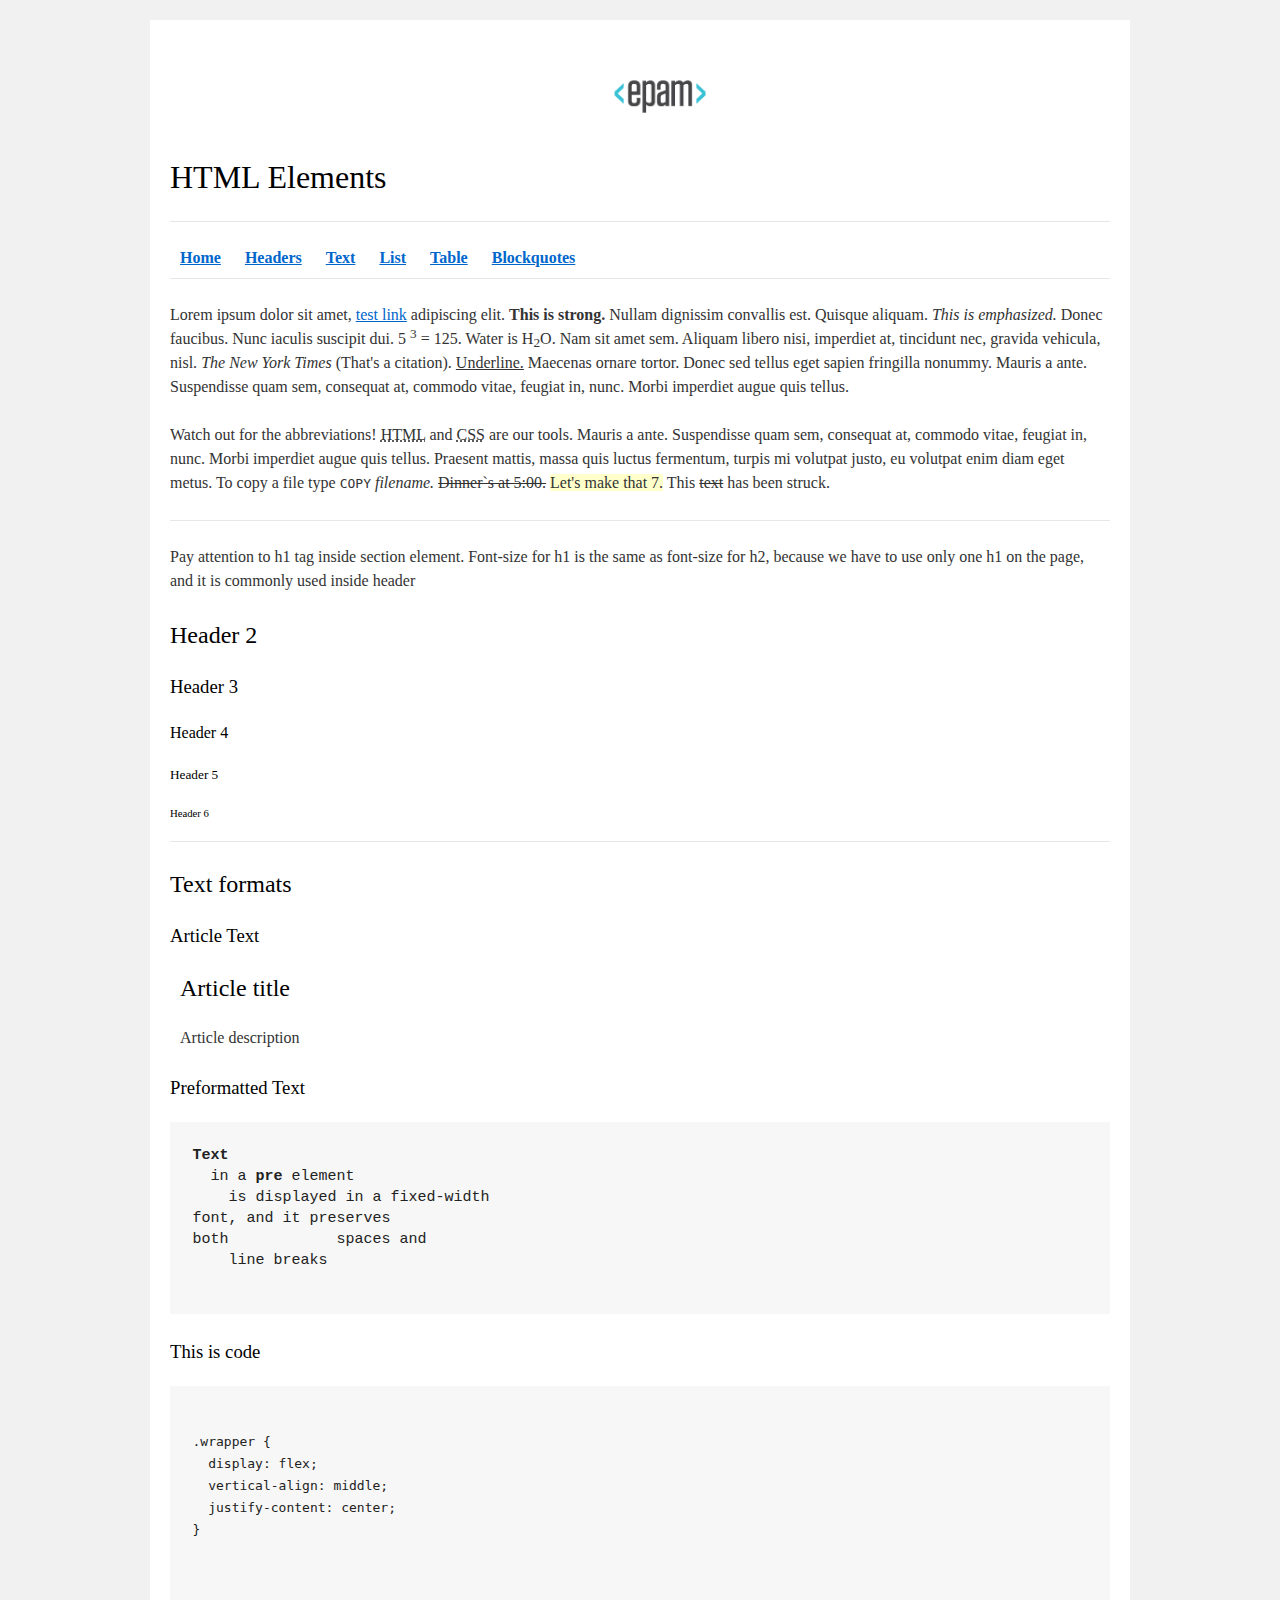
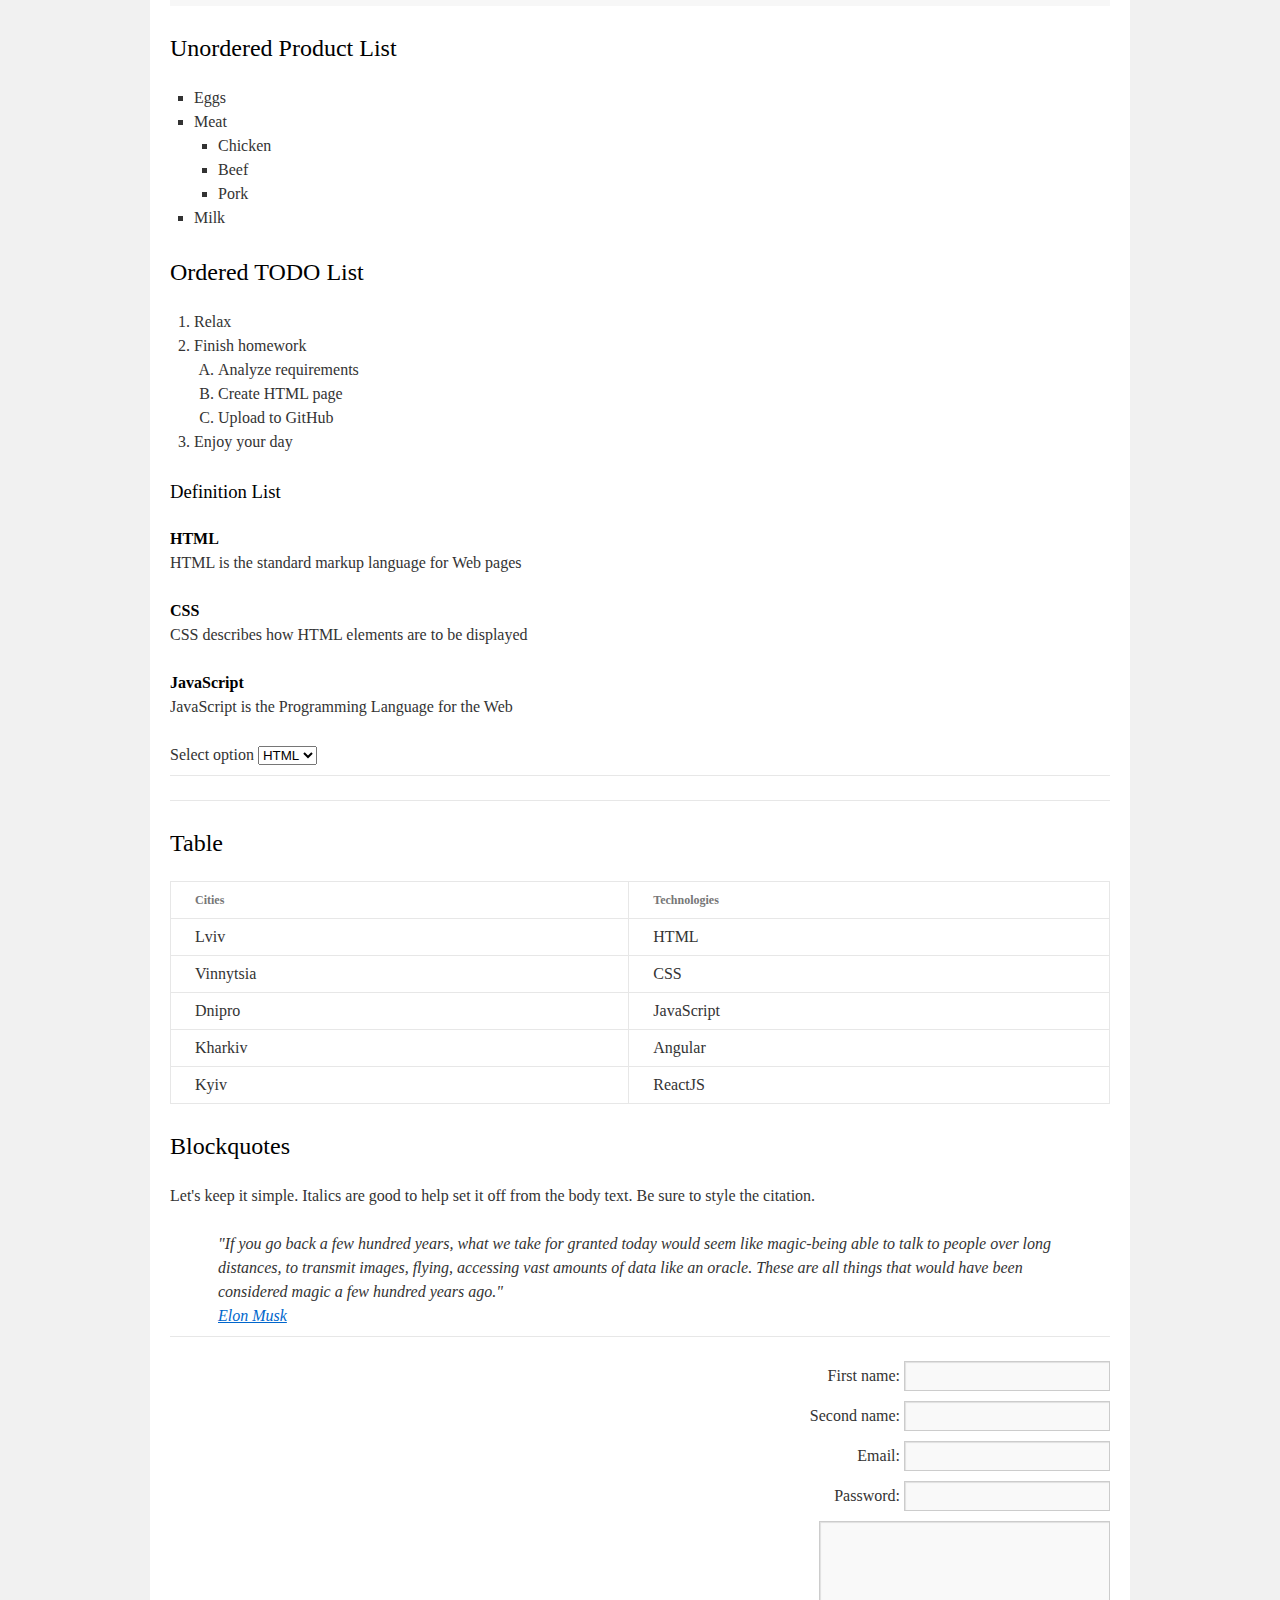
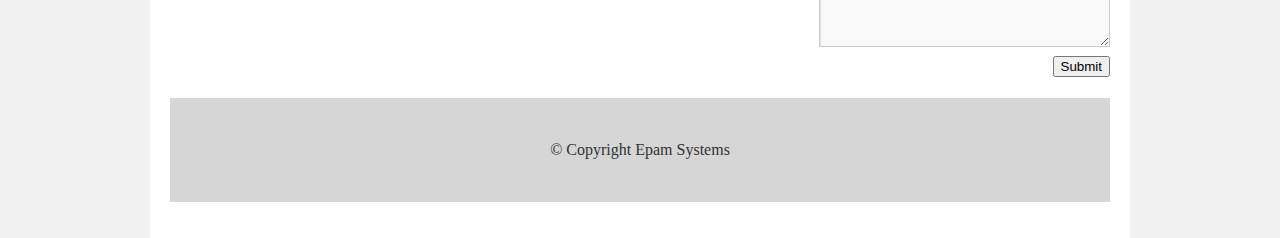
<file: FL11_HW1/homework/index.html>
<!DOCTYPE html>
<html lang="en">
  <head>
    <meta charset="utf-8">
    <title>HTML Basics</title>
    <link rel="stylesheet" href="style.css">
  </head>
  <body>
    <div id="wrapper">
      <div id="main">
        <div id="container">
          <div id="content" role="main">
            <header>
              <img src="logo.png" alt="LogoEpam">
              <h1>HTML Elements</h1>
              <hr>
              <nav>
                <a href="#"><b>Home</b></a>
                <a href="#headers"><b>Headers</b></a>
                <a href="#textFormats"><b>Text</b></a>
                <a href="#lists"><b>List</b></a>
                <a href="#table"><b>Table</b></a>
                <a href="#blockquote"><b>Blockquotes</b></a>
              </nav>
              <hr>
            </header>
            <section>
              <p>
                Lorem ipsum dolor sit amet, <a href="#">test link</a> adipiscing elit.
                <strong> This is strong.</strong> Nullam dignissim convallis est. Quisque aliquam.
                <em> This is emphasized.</em> Donec faucibus. Nunc iaculis suscipit dui. 5 <sup>3</sup> = 125.
                Water is H<sub>2</sub>O. Nam sit amet sem. Aliquam libero nisi, imperdiet at, tincidunt nec, gravida vehicula, nisl.
                <cite> The New York Times</cite> (That's a citation). <u>Underline.</u> 
                Maecenas ornare tortor. Donec sed tellus eget sapien fringilla nonummy. Mauris a ante. Suspendisse quam sem,
                consequat at, commodo vitae, feugiat in, nunc. Morbi imperdiet augue quis tellus.
              </p>
              <p>
                Watch out for the abbreviations! <abbr title="Hyper Text Markup Language">HTML</abbr> and 
                <abbr title="Cascading Style Sheets">CSS</abbr>
                are our tools. Mauris a ante. Suspendisse quam sem, consequat at, commodo vitae, feugiat in, nunc. Morbi
                imperdiet augue quis tellus. Praesent mattis, massa quis luctus fermentum, turpis mi volutpat justo, eu
                volutpat enim diam eget metus. To copy a file type <code>COPY</code> <i>filename.</i> <del>Dinner`s at 5:00.</del> <ins>Let's make that 7.</ins>
                This <s>text</s> has been struck.
              </p>
              <hr>
              <p>
                Pay attention to h1 tag inside section element. Font-size for h1 is the same as font-size for h2,
                because we have to use only one h1 on the page, and it is commonly used inside header
              </p>
            </section>
            <section>
              <h2 id="headers">Header 2</h2>
              <h3>Header 3</h3>
              <h4>Header 4</h4>
              <h5>Header 5</h5>
              <h6>Header 6</h6>
              <hr>
            </section>
            <section>
              <h2 id="textFormats">Text formats</h2>
              <h3>Article Text</h3>
              <article>
                <h2>Article title</h2>
                <p>Article description</p>
              </article>
              <h3>Preformatted Text</h3>
              <pre>
<strong>Text</strong>
  in a <strong>pre</strong> element
    is displayed in a fixed-width
font, and it preserves
both            spaces and
    line breaks
              </pre>
              <h3>This is code</h3>
              <pre>
                <code>
.wrapper {
  display: flex;
  vertical-align: middle;
  justify-content: center;
}
                </code>
              </pre>
            </section>
            <section>
              <h2 id="lists">Unordered Product List</h2>
              <ul>
                <li>Eggs</li>
                <li>Meat
                  <ul>
                    <li>Chicken</li>
                    <li>Beef</li>
                    <li>Pork</li>
                  </ul>
                </li>
                <li>Milk</li>
              </ul>
              <h2>Ordered TODO List</h2>
              <ol>
                <li>Relax</li>
                <li>Finish homework
                  <ol>
                    <li>Analyze requirements</li>
                    <li>Create HTML page</li>
                    <li>Upload to GitHub</li>
                  </ol>
                </li>
                <li>Enjoy your day</li>
              </ol>
              <h3>Definition List</h3>
              <dl>
                <dt>HTML</dt>
                  <dd>HTML is the standard markup language for Web pages</dd>
                <dt>CSS</dt>
                  <dd>CSS describes how HTML elements are to be displayed</dd>
                <dt>JavaScript</dt>
                  <dd>JavaScript is the Programming Language for the Web</dd>
              </dl>
              <span>Select option</span>
              <select>
                <option value="HTML">HTML</option>
                <option value="CSS">CSS</option>
                <option value="JS">JS</option>
              </select>
            </section>
            <hr>
            <hr>
            <section>
              <h2 id="table">Table</h2>
              <table>
                <thead>
                  <tr>
                    <th>Cities</th>
                    <th>Technologies</th>
                  </tr>
                </thead>
                <tbody>
                  <tr>
                    <td>Lviv</td>
                    <td>HTML</td>
                  </tr>
                  <tr>
                    <td>Vinnytsia</td>
                    <td>CSS</td>
                  </tr>
                  <tr>
                    <td>Dnipro</td>
                    <td>JavaScript</td>
                  </tr>
                  <tr>
                    <td>Kharkiv</td>
                    <td>Angular</td>
                  </tr>
                  <tr>
                    <td>Kyiv</td>
                    <td>ReactJS</td>
                  </tr>
                </tbody>
              </table>
              <h2 id="blockquote">Blockquotes</h2>
              <p>Let's keep it simple. Italics are good to help set it off from the body text. Be sure to style the citation.</p>
              <blockquote cite="https://www.brainyquote.com/quotes/elon_musk_567302">
                <q>
                  "If you go back a few hundred years, what we take for granted today would seem like magic-being able
                  to talk to people over long distances, to transmit images, flying, accessing vast amounts of data
                  like an oracle. These are all things that would have been considered magic a few hundred years ago."
                </q>
                <div>
                  <a href="#">Elon Musk</a>
                </div>
              </blockquote>
            </section>
            <hr>
            <form>
              <div>
                <label for="firstName">First name:
                  <input type="text" id="firstName">
                </label>
              </div>
              <div>
                <label for="secondName">Second name:
                  <input type="text" id="secondName">
                </label>
              </div>
              <div>
                <label for="email">Email:
                  <input type="email" id="email">
                </label>
              </div>
              <div>
                <label for="password">Password:
                  <input type="password" id="password">
                </label>
              </div>
              <div>
                <textarea name="textarea" id="textarea" cols="30" rows="5"></textarea>
              </div>
              <button>Submit</button>
            </form>
            <footer>
              <span>&#169; Copyright Epam Systems</span>
            </footer>          
          </div>
        </div>
      </div>
    </div>
  </body>
</html>
</file>
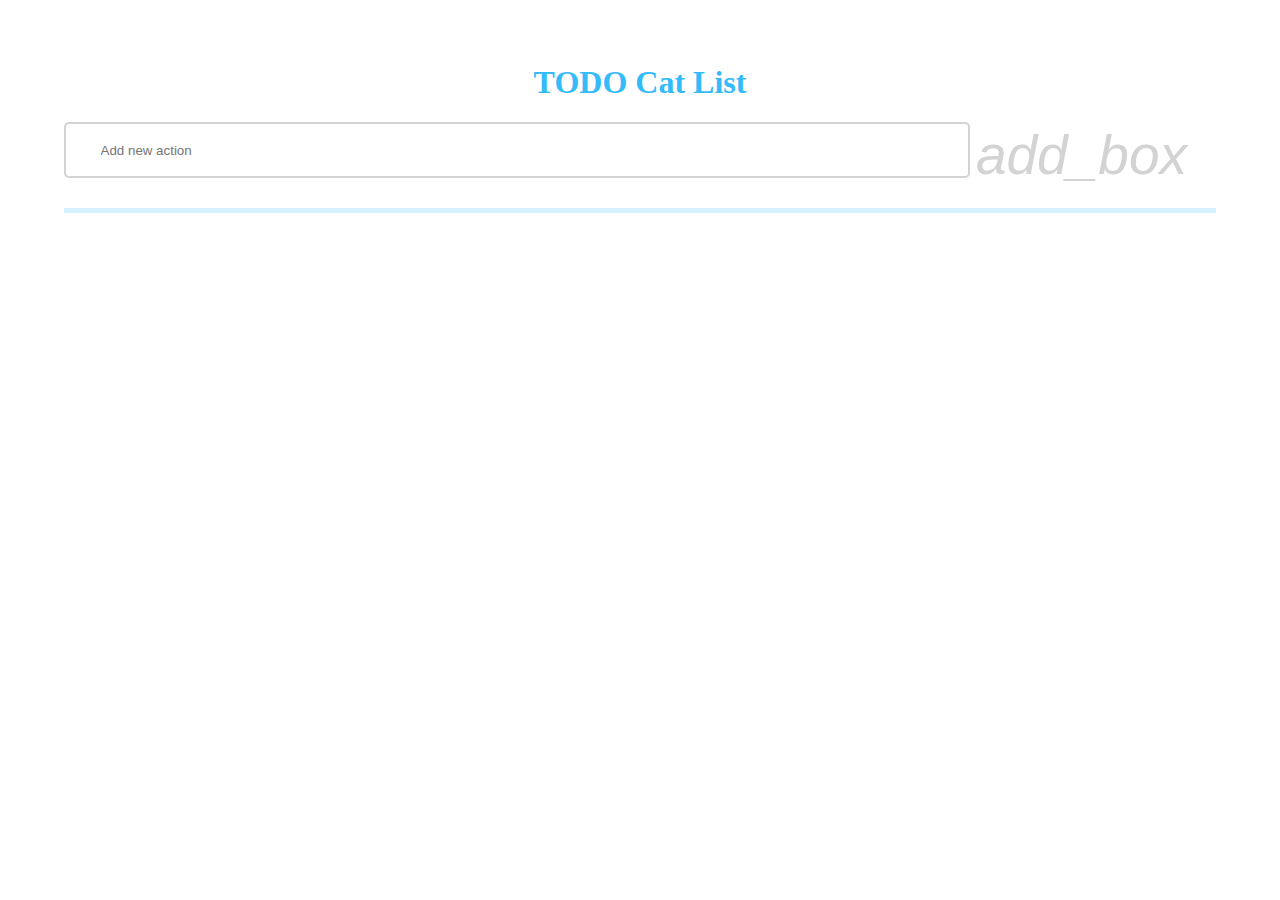
<file: FL11_HW11/homework/index.html>
<!DOCTYPE html>
<html lang="en">
<head>
  <meta charset="UTF-8">
  <title>Homework 11 - TODO Cat List</title>
  <link rel="stylesheet" href="./assets/material-icons/material-icons.css">
  <link rel="stylesheet" href="./assets/styles.css">
</head>
<body>
  <div id="root">
    <header class="header">
   <h1 class="titlehead"> TODO Cat List</h1>
   <h2 class="messagebar">Maximum item per list are created</h2>
   <div class="inputflex">
     <input class="inputaction" type="text" placeholder="Add new action">
     <button class="addaction addbutton" disabled><i class="materialicons">
         add_box
       </i>
   </button>
 </header>
 <hr>
 <div class="conteinertasks"></div>

 </div>
  </div>

  <script src="./src/app.js"></script>
</body>
</html>
</file>
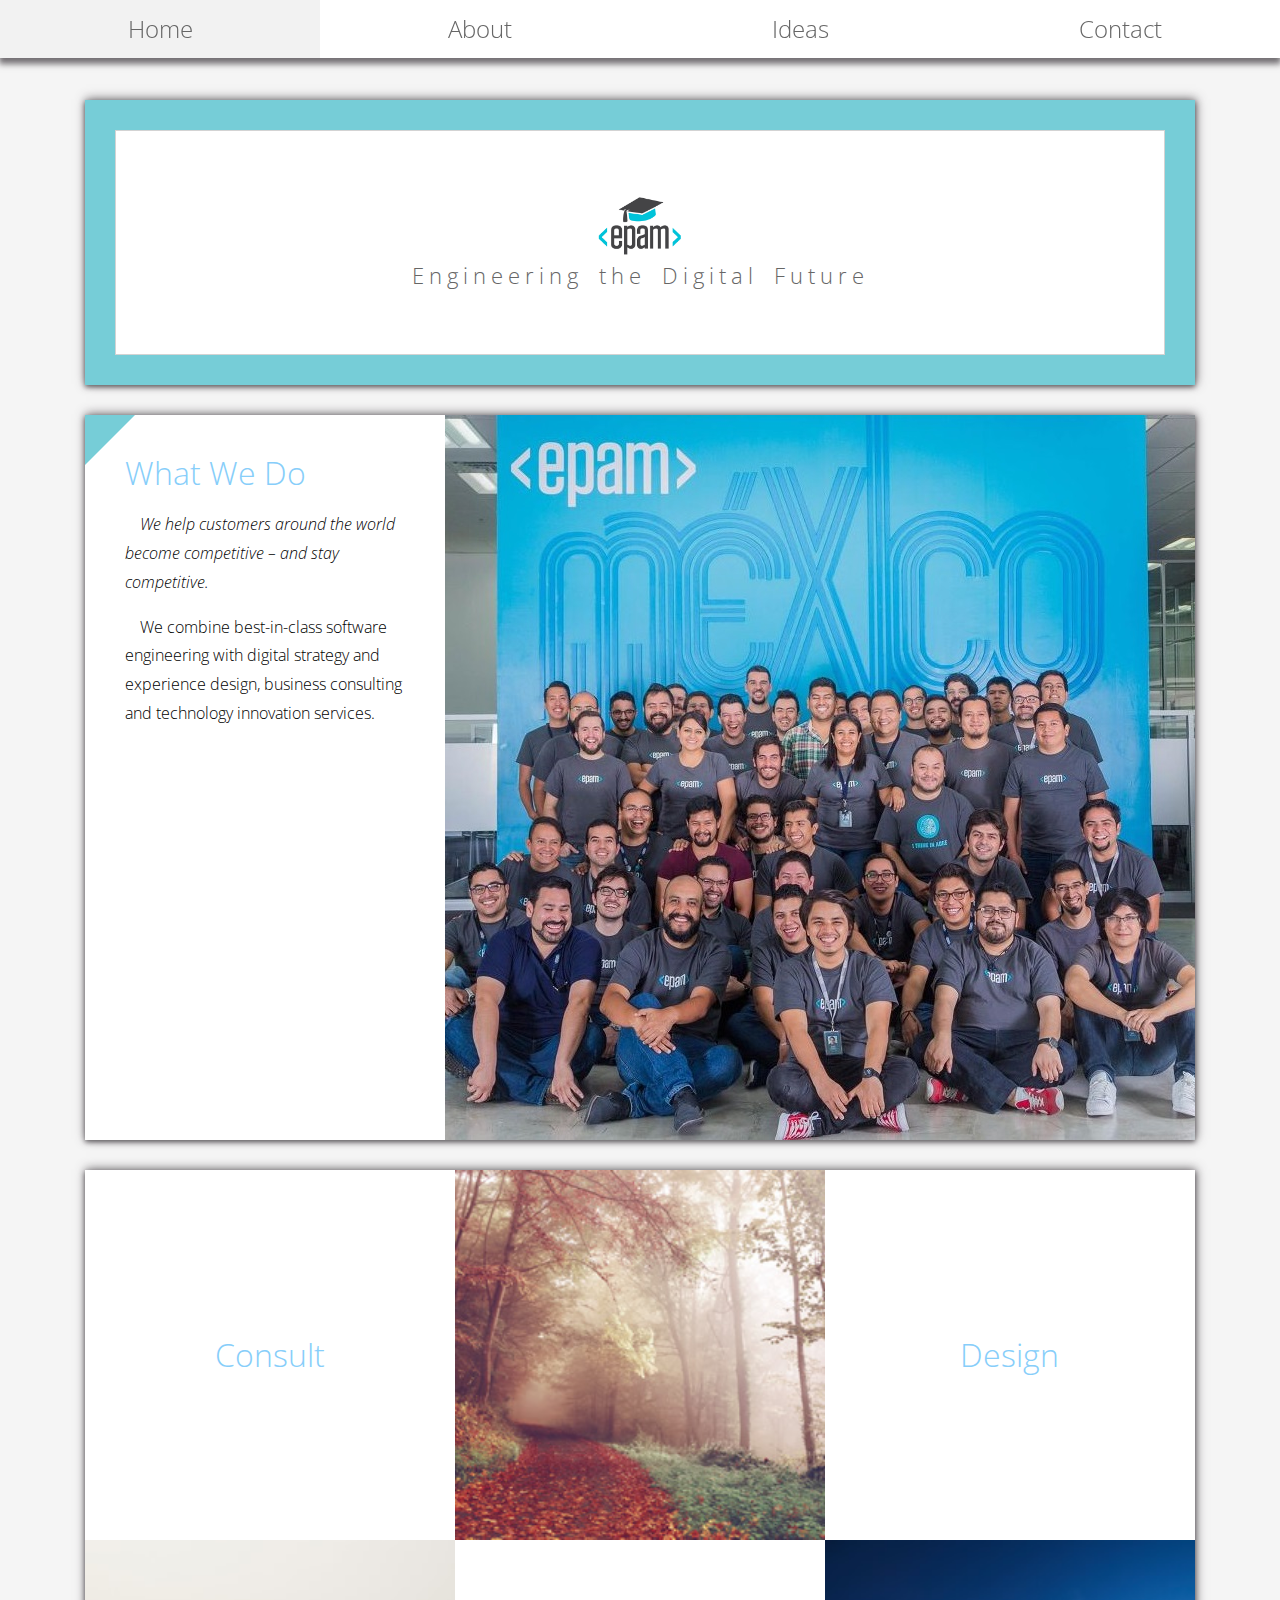
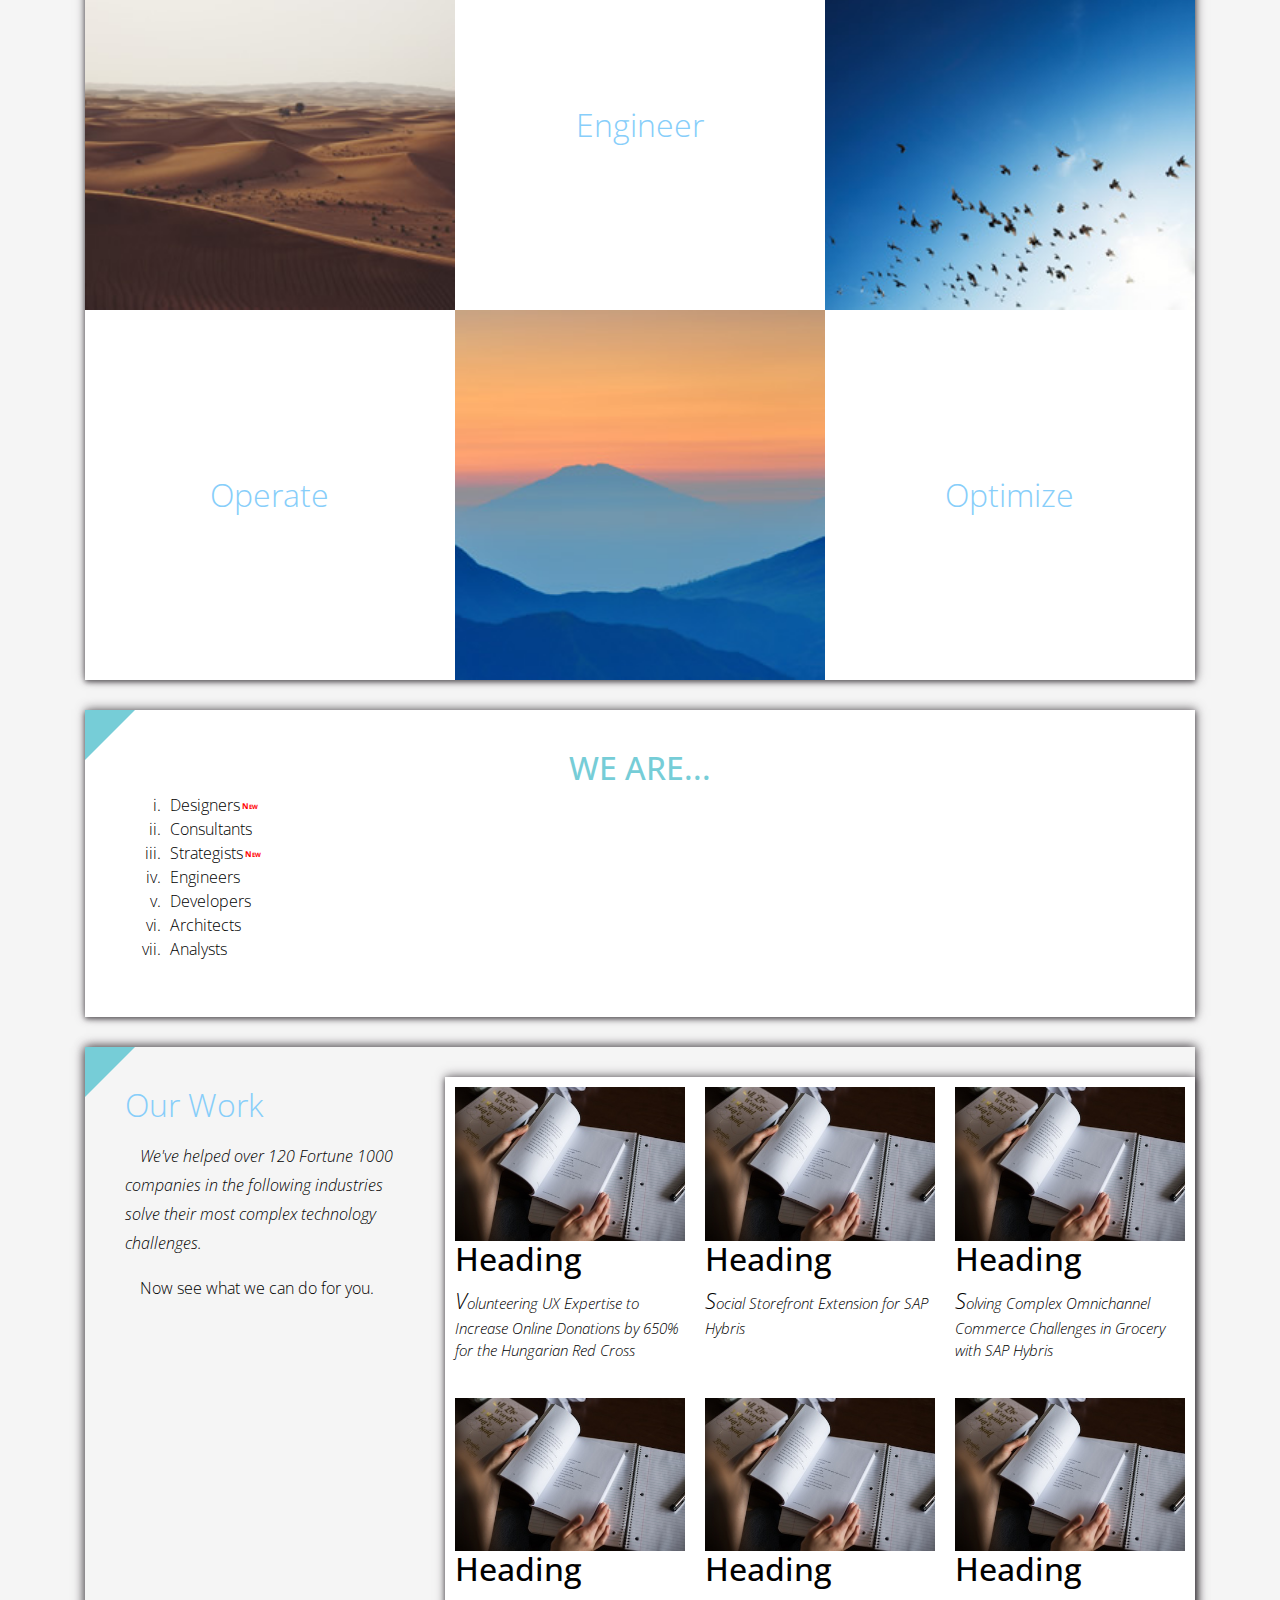
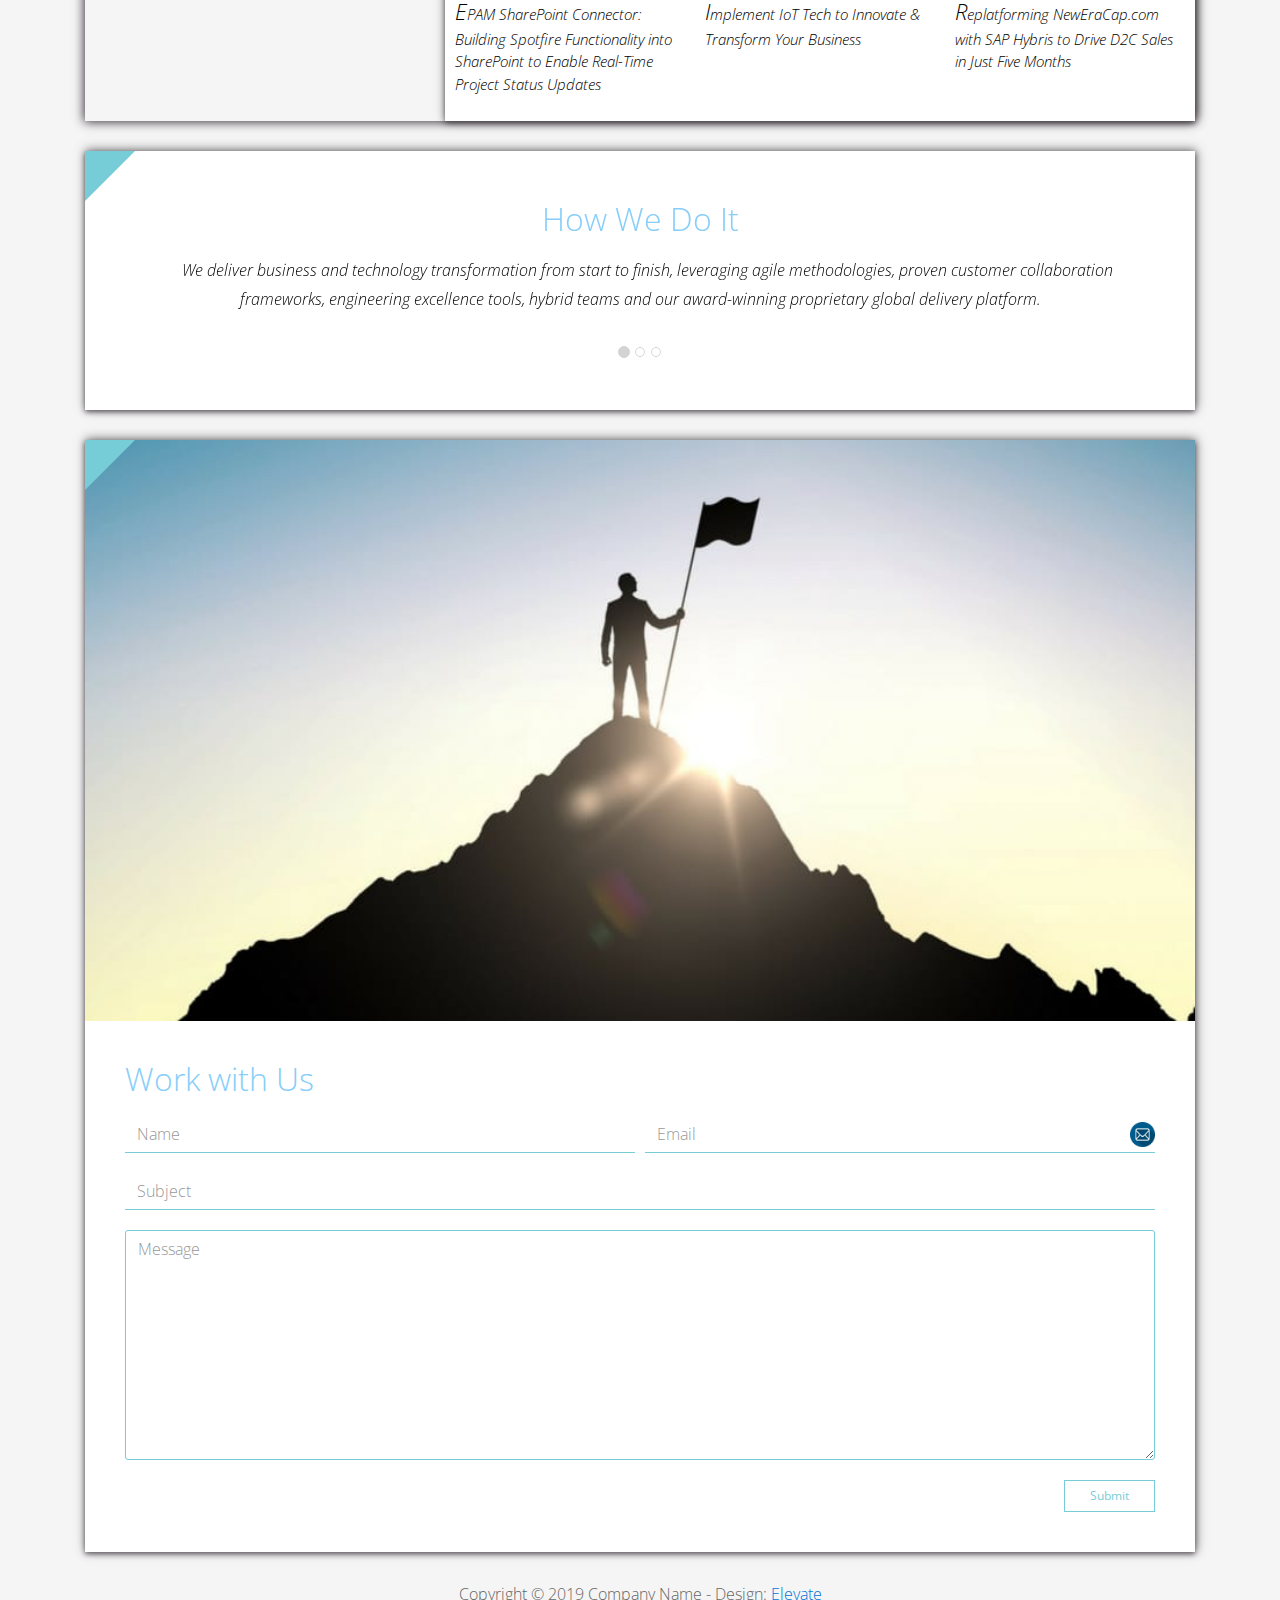
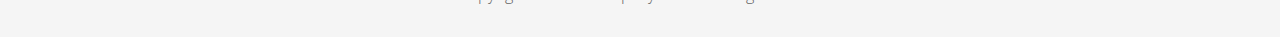
<file: FL11_HW2/homework/index.html>
<!DOCTYPE html>
<html lang="en">
<head>
  <meta charset="utf-8">
  <meta http-equiv="X-UA-Compatible" content="IE=edge">
  <meta name="viewport" content="width=device-width, initial-scale=1">

  <title>CSS Basics HW</title>



  <!-- load stylesheets -->
  <link rel="stylesheet" href="http://fonts.googleapis.com/css?family=Open+Sans:300,400">
  <!-- Google web font "Open Sans" -->
  <link rel="stylesheet" href="css/bootstrap.min.css">
  <!-- Bootstrap style -->
  <link rel="stylesheet" href="css/general.css">
  <link rel="stylesheet" href="css/style.css">
  <!-- Templatemo style -->
</head>

<body>
<div class="container">

  <div class="tm-sidebar">
    <nav class="tm-main-nav">
      <ul>
        <li class="tm-nav-item"><a href="#home" class="tm-nav-item-link">Home</a></li>
        <li class="tm-nav-item"><a href="#about" class="tm-nav-item-link">About</a></li>
        <li class="tm-nav-item"><a href="#ideas" class="tm-nav-item-link">Ideas</a></li>
        <li class="tm-nav-item"><a href="#contact" class="tm-nav-item-link">Contact</a></li>
      </ul>
    </nav>
  </div>

  <div class="tm-main-content">

    <div id="home" class="tm-content-box tm-content-header margin-b-10">
      <div class="tm-banner">
        <div class="tm-banner-inner">
          <img src="img/epam_logo.png" width="100" alt="">
          <p class="tm-banner-text">Engineering the Digital Future</p>
        </div>
      </div>
    </div>

    <section>
      <div class="tm-content-box flex-2-col">

        <div class="padding-medium flex-item tm-team-description-container flex-item">
          <h2 class="tm-section-title">What We Do</h2>
          <p class="tm-section-description">We help customers around the world become competitive – and stay competitive.</p>
          <p class="tm-section-description"> We combine best-in-class software engineering with digital strategy and experience design, business consulting and technology innovation services.</p>
        </div>
        <div class="flex-item tm-team-img">
          <img src="img/epam-mexico.jpg" alt="epam-mexico">
        </div>

      </div>

      <div id="about" class="tm-content-box">

        <ul class="boxes gallery-container">
          <li class="box box-bg">
            <h2 class="tm-section-title tm-section-title-box tm-box-bg-title">Consult</h2>
          </li>
          <li class="box">
            <a href="img/idea-large-01.jpg">
              <img src="img/idea-01.jpg" alt="Image" class="img-fluid thumbnail box-img">
            </a>
          </li>
          <li class="box box-bg">
            <h2 class="tm-section-title tm-section-title-box tm-box-bg-title">Design</h2>
          </li>
          <li class="box">
            <a href="img/idea-large-02.jpg">
              <img src="img/idea-02.jpg" alt="Image" class="img-fluid thumbnail box-img">
            </a>
          </li>
          <li class="box box-bg">
            <h2 class="tm-section-title tm-section-title-box tm-box-bg-title">Engineer</h2>
          </li>
          <li class="box">
            <a href="img/idea-large-03.jpg">
              <img src="img/idea-03.jpg" alt="Image" class="img-fluid thumbnail box-img">
            </a>
          </li>
          <li class="box box-bg">
            <h2 class="tm-section-title tm-section-title-box tm-box-bg-title">Operate</h2>
          </li>
          <li class="box">
            <a href="img/idea-large-04.jpg">
              <img src="img/idea-04.jpg" alt="Image" class="img-fluid thumbnail box-img">
            </a>
          </li>
          <li class="box box-bg">
            <h2 class="tm-section-title tm-section-title-box tm-box-bg-title">Optimize</h2>
          </li>
        </ul>

      </div>

    </section>

    <!-- slider -->
    <section class="heading tm-content-box">
      <div class="padding-medium">
        <h2> WE ARE...</h2>
        <ol>
          <li><a href="index.html" class="text">Designers</a></li>
          <li><a href="index.html">Consultants</a></li>
          <li><a href="#" class="text">Strategists</a></li>
          <li><a href="#">Engineers</a></li>
          <li><a href="#">Developers</a></li>
          <li><a href="#">Architects</a></li>
          <li><a href="#">Analysts</a></li>
        </ol>
      </div>
    </section>

    <section class="blocks">
      <div class="padding-medium flex-item tm-team-description-container">
        <h2 class="tm-section-title">Our Work</h2>
        <p class="tm-section-description">We've helped over 120 Fortune 1000 companies in the following industries solve their most complex technology challenges. </p>
        <p class="tm-section-description"> Now see what we can do for you.</p>
      </div>
      <div class="tm-content-box flex-2-col">
      </div>
      <div  class="tm-content-box">
        <ul class="boxes gallery-container">
          <li class="box box-work">
            <img src="img/study.jpeg" alt="Image" class="img-fluid">
            <div>
              <h2>Heading</h2>
              <p>Volunteering UX Expertise to Increase Online Donations by 650% for the Hungarian Red Cross</p>
            </div>
          </li>
          <li class="box box-work">
            <img src="img/study.jpeg" alt="Image" class="img-fluid">
            <div>
              <h2>Heading</h2>
              <p>Social Storefront Extension for SAP Hybris</p>
            </div>
          </li>
          <li class="box box-work">
            <img src="img/study.jpeg" alt="Image" class="img-fluid">
            <div>
              <h2>Heading</h2>
              <p>Solving Complex Omnichannel Commerce Challenges in Grocery with SAP Hybris</p>
            </div>
          </li>
          <li class="box box-work">
            <img src="img/study.jpeg" alt="Image" class="img-fluid">
            <div>
              <h2>Heading</h2>
              <p>EPAM SharePoint Connector: Building Spotfire Functionality into SharePoint to Enable Real-Time Project Status Updates</p>
            </div>
          </li>
          <li class="box box-work">
            <img src="img/study.jpeg" alt="Image" class="img-fluid">
            <div>
              <h2>Heading</h2>
              <p>Implement IoT Tech to Innovate &amp; Transform Your Business</p>
            </div>
          </li>
          <li class="box box-work">
            <img src="img/study.jpeg" alt="Image" class="img-fluid">
            <div>
              <h2>Heading</h2>
              <p>Replatforming NewEraCap.com with SAP Hybris to Drive D2C Sales in Just Five Months</p>
            </div>
          </li>
        </ul>

      </div>
    </section>

    <section id="ideas">
      <div id="tmCarousel" class="carousel slide tm-content-box" data-ride="carousel">

        <ol class="carousel-indicators">
          <li data-target="#tmCarousel" data-slide-to="0" class="active"></li>
          <li data-target="#tmCarousel" data-slide-to="1" class=""></li>
          <li data-target="#tmCarousel" data-slide-to="2" class=""></li>
        </ol>

        <div class="carousel-inner" role="listbox">

          <div class="carousel-item active">
            <div class="carousel-content">
              <div class="flex-item">
                <h2 class="tm-section-title">How We Do It</h2>
                <p class="tm-section-description carousel-description">We deliver business and technology transformation from start to finish, leveraging agile methodologies, proven customer collaboration frameworks, engineering excellence tools, hybrid teams and our award-winning proprietary global delivery platform.</p>
              </div>
            </div>
          </div>

          <div class="carousel-item">
            <div class="carousel-content">
              <div class="flex-item">
                <h2 class="tm-section-title">Our Clients</h2>
                <p class="tm-section-description carousel-description">Lorem ipsum dolor sit amet,
                  consectetur adipiscing elit. Quisque vel nisi pharetra nibh varius pharetra ac
                  sagittis nisi. Etiam pharetra vestibulum hendrerit. Pellentesque interdum metus
                  sed massa rutrum.</p>
              </div>
            </div>
          </div>

          <div class="carousel-item">
            <div class="carousel-content">
              <div class="flex-item">
                <h2 class="tm-section-title">Our Projects</h2>
                <p class="tm-section-description carousel-description">Donec ex libero, fringilla
                  vitae purus sit amet, rhoncus pharetra lorem. Pellentesque id sem id lacus
                  ultricies vehicula. Aliquam rutrum mi non. Pellentesque interdum metus sed massa
                  rutrum.</p>
              </div>
            </div>
          </div>

        </div>

      </div>
    </section>

    <section class="tm-content-box">
      <img src="img/contact-us.jpg" alt="Contact image" class="img-fluid img-contact-us">

      <div id="contact" class="padding-medium">
        <h2 class="tm-section-title">Work with Us</h2>
        <form action="#contact" method="get" class="contact-form">

          <div class="form-group col-xs-12 col-sm-12 col-md-6 col-lg-6 form-group-2-col-left">
            <input type="text" id="contact_name" name="contact_name" class="form-control"
                   placeholder="Name" required/>
          </div>
          <div class="form-group col-xs-12 col-sm-12 col-md-6 col-lg-6 form-group-2-col-right mandatory-field">
            <input type="email" id="contact_email" name="contact_email" class="form-control"
                   placeholder="Email" required/>
          </div>
          <div class="form-group">
            <input type="text" id="contact_subject" name="contact_subject" class="form-control"
                   placeholder="Subject" required/>
          </div>
          <div class="form-group">
            <textarea id="contact_message" name="contact_message" class="form-control" rows="9"
                      placeholder="Message" required></textarea>
          </div>

          <button type="submit" class="btn btn-primary submit-btn">Submit</button>

        </form>
      </div>
    </section>

    <footer class="tm-footer">
      <p class="text-xs-center">Copyright &copy; 2019 Company Name

        - Design: <a rel="nofollow" href="http://www.templatemo.com/tm-481-elevate"
                     target="_parent">Elevate</a></p>
    </footer>

  </div>

</div>

</body>
</html>
</file>
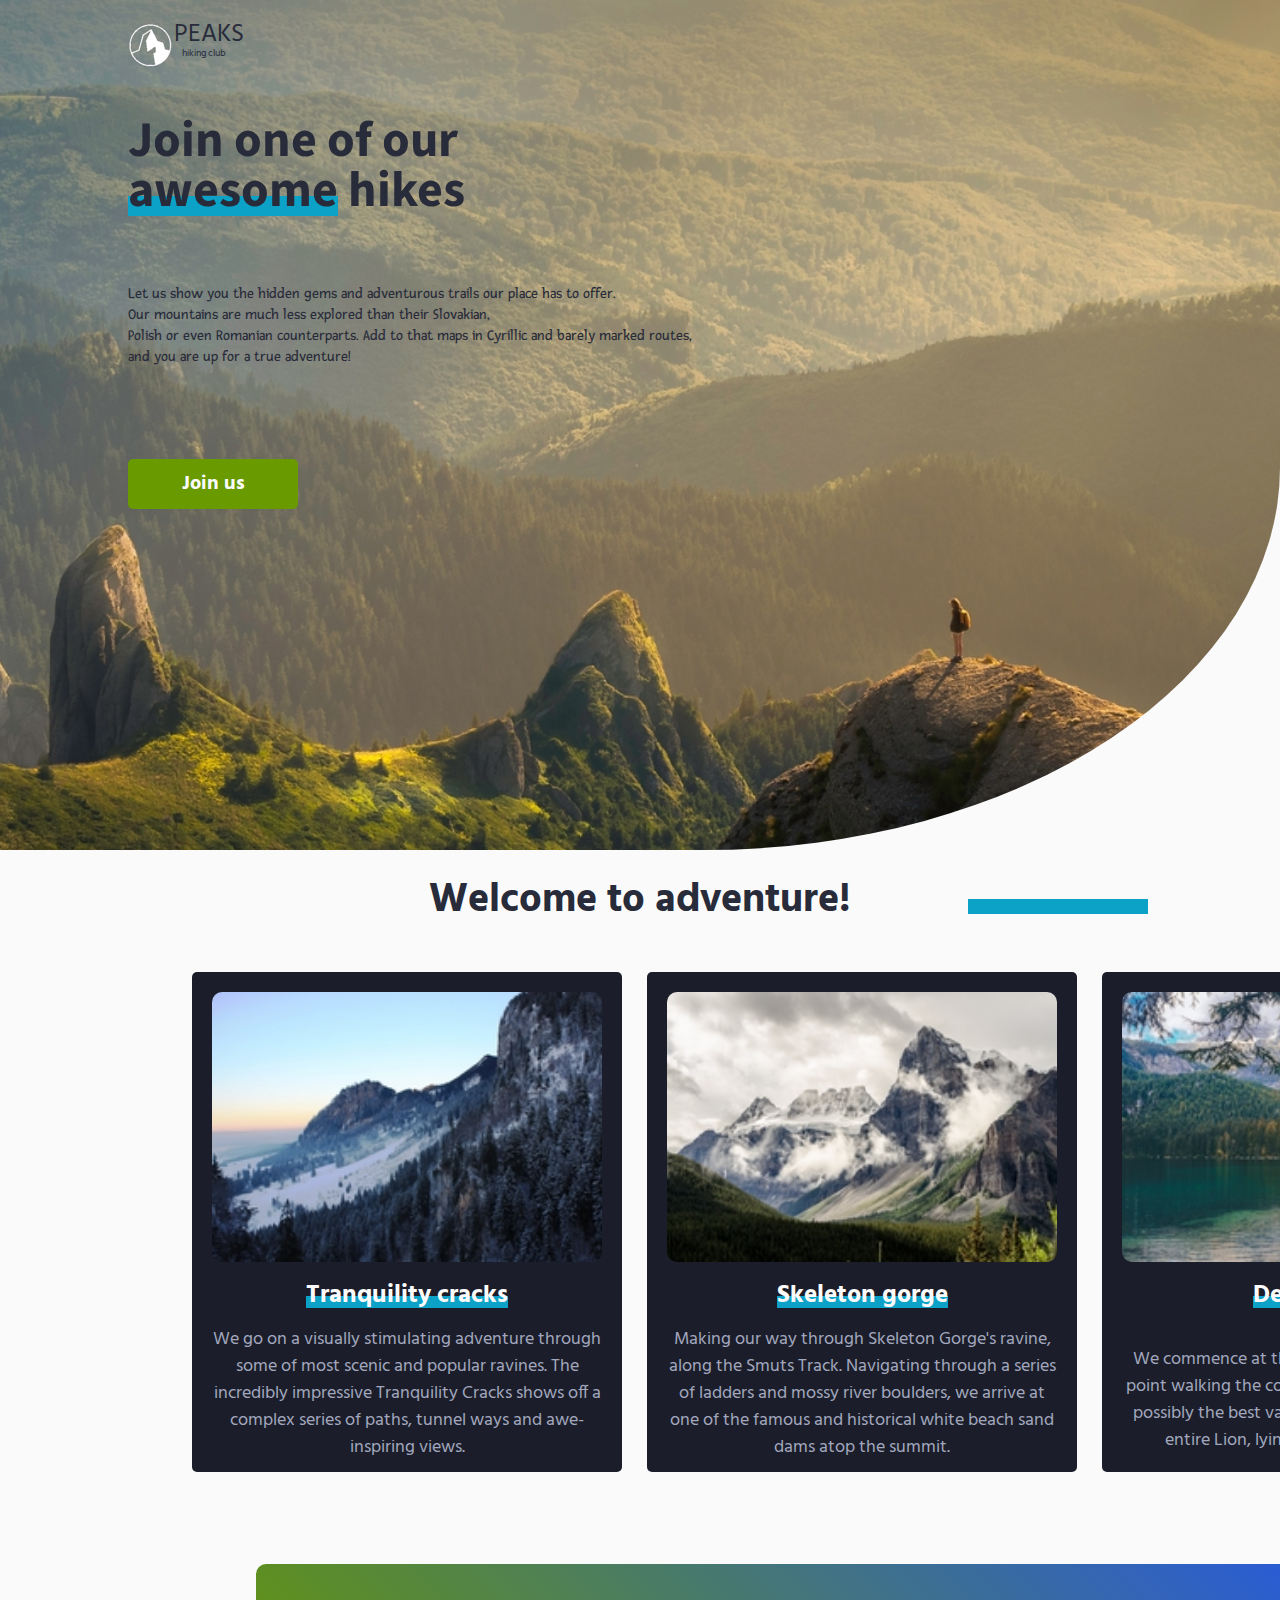
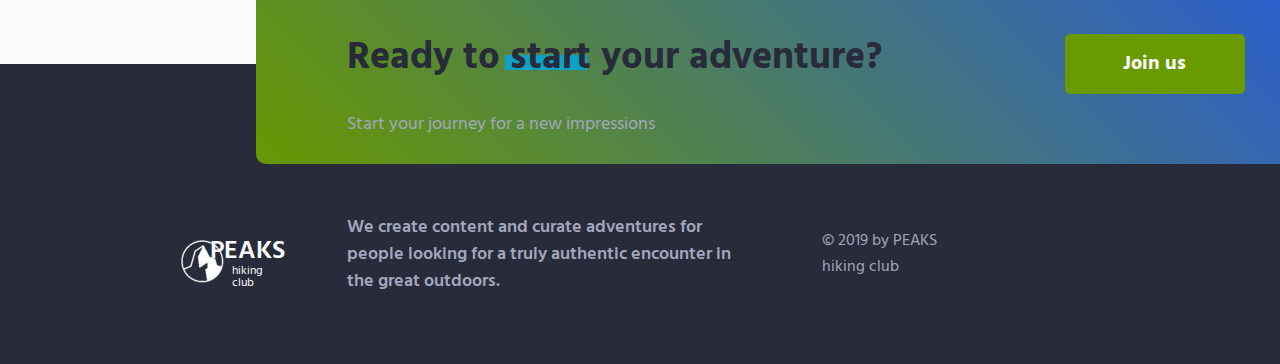
<file: FL11_HW3/homework/index.html>
<!DOCTYPE html>
<html lang="en">

  <head>
    <meta charset="UTF-8">
    <meta name="viewport" content="width=device-width, initial-scale=1.0">
    <meta http-equiv="X-UA-Compatible" content="ie=edge">
    <link href="https://fonts.googleapis.com/css?family=Hind:400,600%7CSource+Sans+Pro:400,600,700%7CFresca" rel="stylesheet"/>

    <!-- Styles should be switched here: -->

    <link rel="stylesheet" type="text/css" href="css/style1.css">
<!--     <link rel="stylesheet" type="text/css" href="css/style2.css">-->

    <title>PEAKS hiking club</title>
  </head>

  <body>
    <header class="header">
      <div class="header-wrap">
        <div class="landing-logo">
          <img src="img/m-logo.png" alt="logo" />
          <p>PEAKS<span>hiking club</span></p>
        </div>
        <p class="header_heading">
          Join one of our awesome hikes
        </p>
        <p class="header_text">
          Let us show you the hidden gems and adventurous trails our place has to offer.
          Our mountains are much less explored than their Slovakian,
          Polish or even Romanian counterparts. Add to that maps in Cyrillic and barely marked routes,
          and you are up for a true adventure!
        </p>
        <button class="header_button">Join us</button>
      </div>
    </header>
    <main class="section">
      <p class="section_text">
        Welcome to adventure!
      </p>
      <div class="section_card_wrap">
        <div class="section_card">
          <img class="section_card_img"
               src="img/m-1.jpg"
               alt="experts"/>
          <p class="section_card_heading">
            Tranquility cracks
            <span class="section_card_underline"></span>
          </p>
          <p class="section_card_text">
            We go on a visually stimulating adventure through some of most scenic and popular ravines.
            The incredibly impressive Tranquility Cracks shows off a complex series of paths, tunnel ways and awe-inspiring views.
          </p>
        </div>
        <div class="section_card">
          <img class="section_card_img"
               src="img/m-2.jpg"
               alt="content formats"/>
          <p class="section_card_heading">
            Skeleton gorge
            <span class="section_card_underline"></span>
          </p>
          <p class="section_card_text">
            Making our way through Skeleton Gorge's ravine, along the Smuts Track.
            Navigating through a series of ladders and mossy river boulders, we arrive at one of the famous and historical white beach sand dams atop the summit.
          </p>
        </div>
        <div class="section_card">
          <img class="section_card_img"
               src="img/m-3.jpg"
               alt="certificate"/>
          <p class="section_card_heading">
            Devils peak
            <span class="section_card_underline"></span>
          </p>
          <p class="section_card_text">
            We commence at the base of the Tafelberg start point walking the contour.
            With unique views and possibly the best vantage point to make out the entire Lion, lying below Table Mountain.
          </p>
        </div>
      </div>
      <div class="section_banner">
        <div class="section_banner_text_wrap">
          <p class="section_banner_heading">
            Ready to start your adventure?
          </p>
          <p class="section_banner_text">
            Start your journey for a new impressions
          </p>
        </div>
        <button class="section_banner_button">Join us</button>
      </div>
    </main>
    <footer class="footer">
      <div class="footer-wrap">
        <div class="footer_logo landing-logo">
          <img src="img/m-logo.png" alt="logo" />
          <p>PEAKS<span>hiking club</span></p>
        </div>
        <p class="footer_text">
          We create content  and curate adventures for  people looking for a truly authentic encounter in the great outdoors.
        </p>
        <span class="footer-cr">
          &copy; 2019 by PEAKS hiking club
        </span>
      </div>
    </footer>
  </body>

</html>
</file>
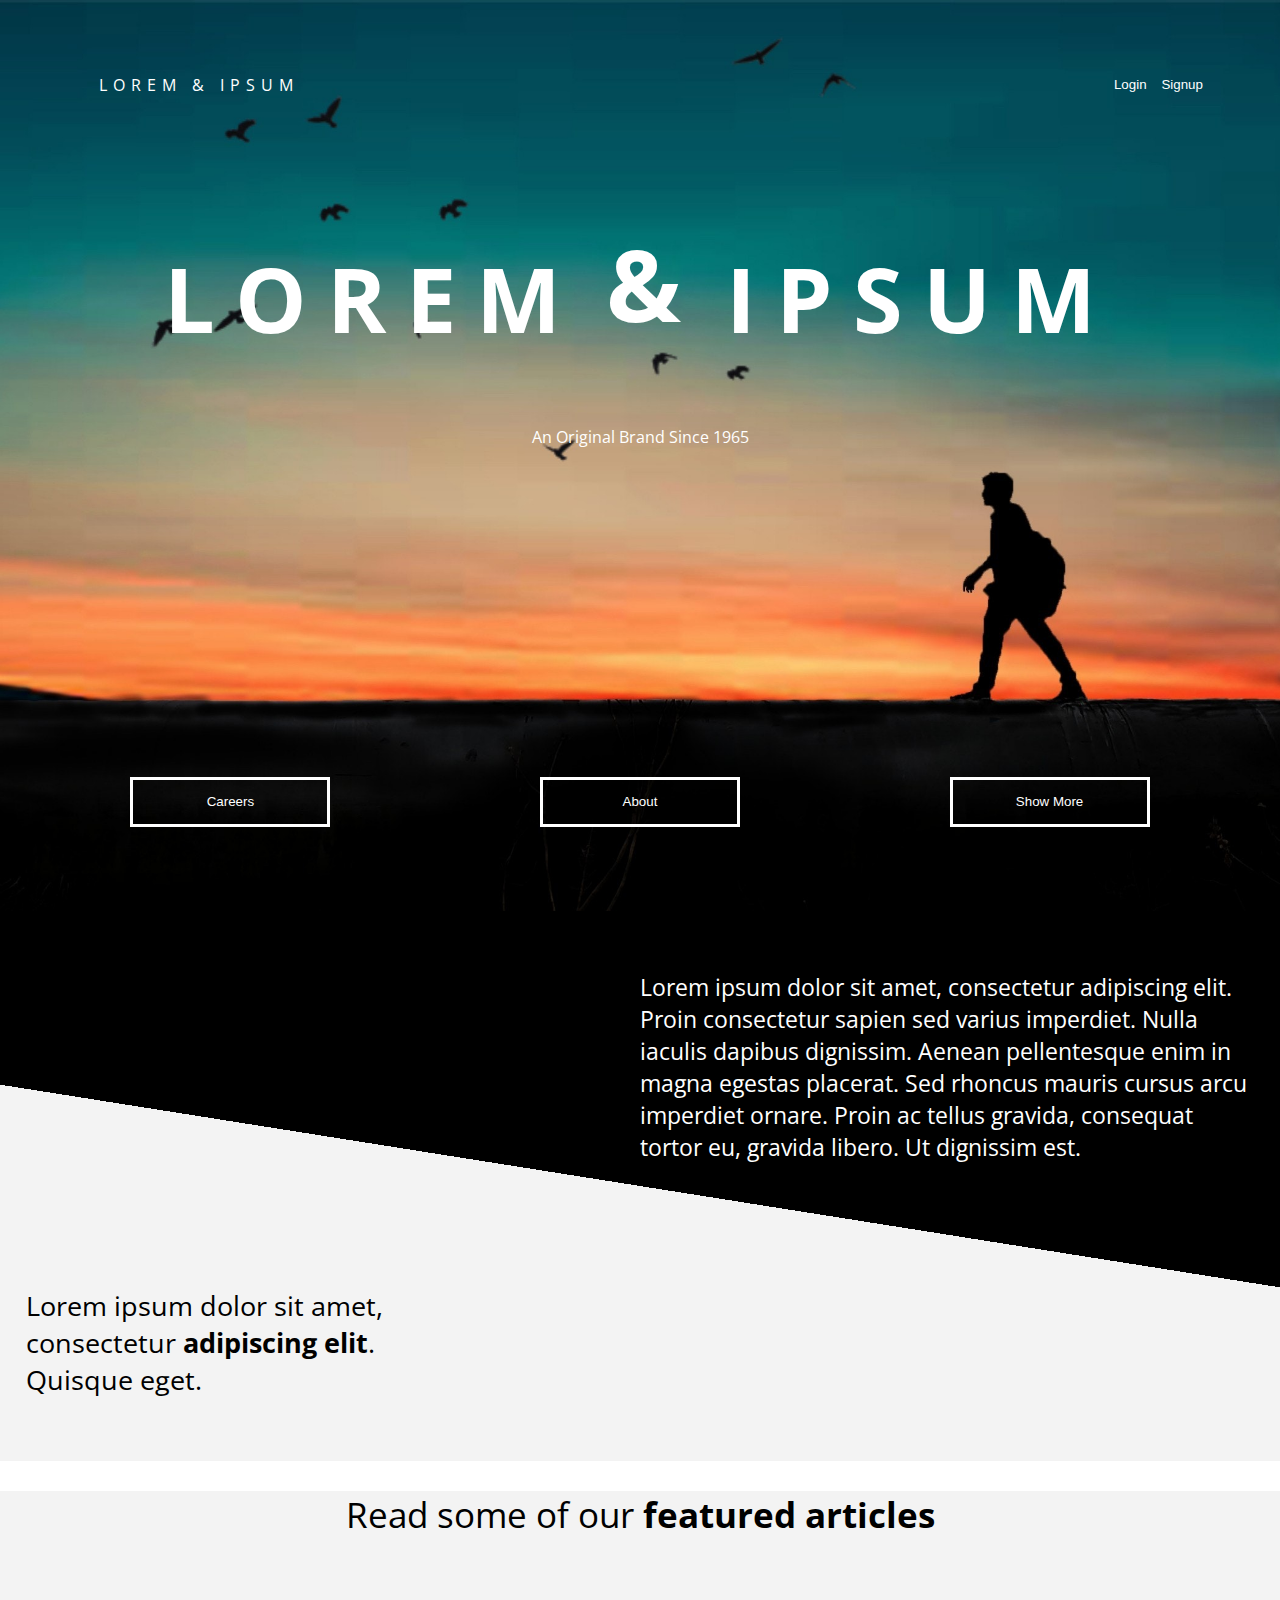
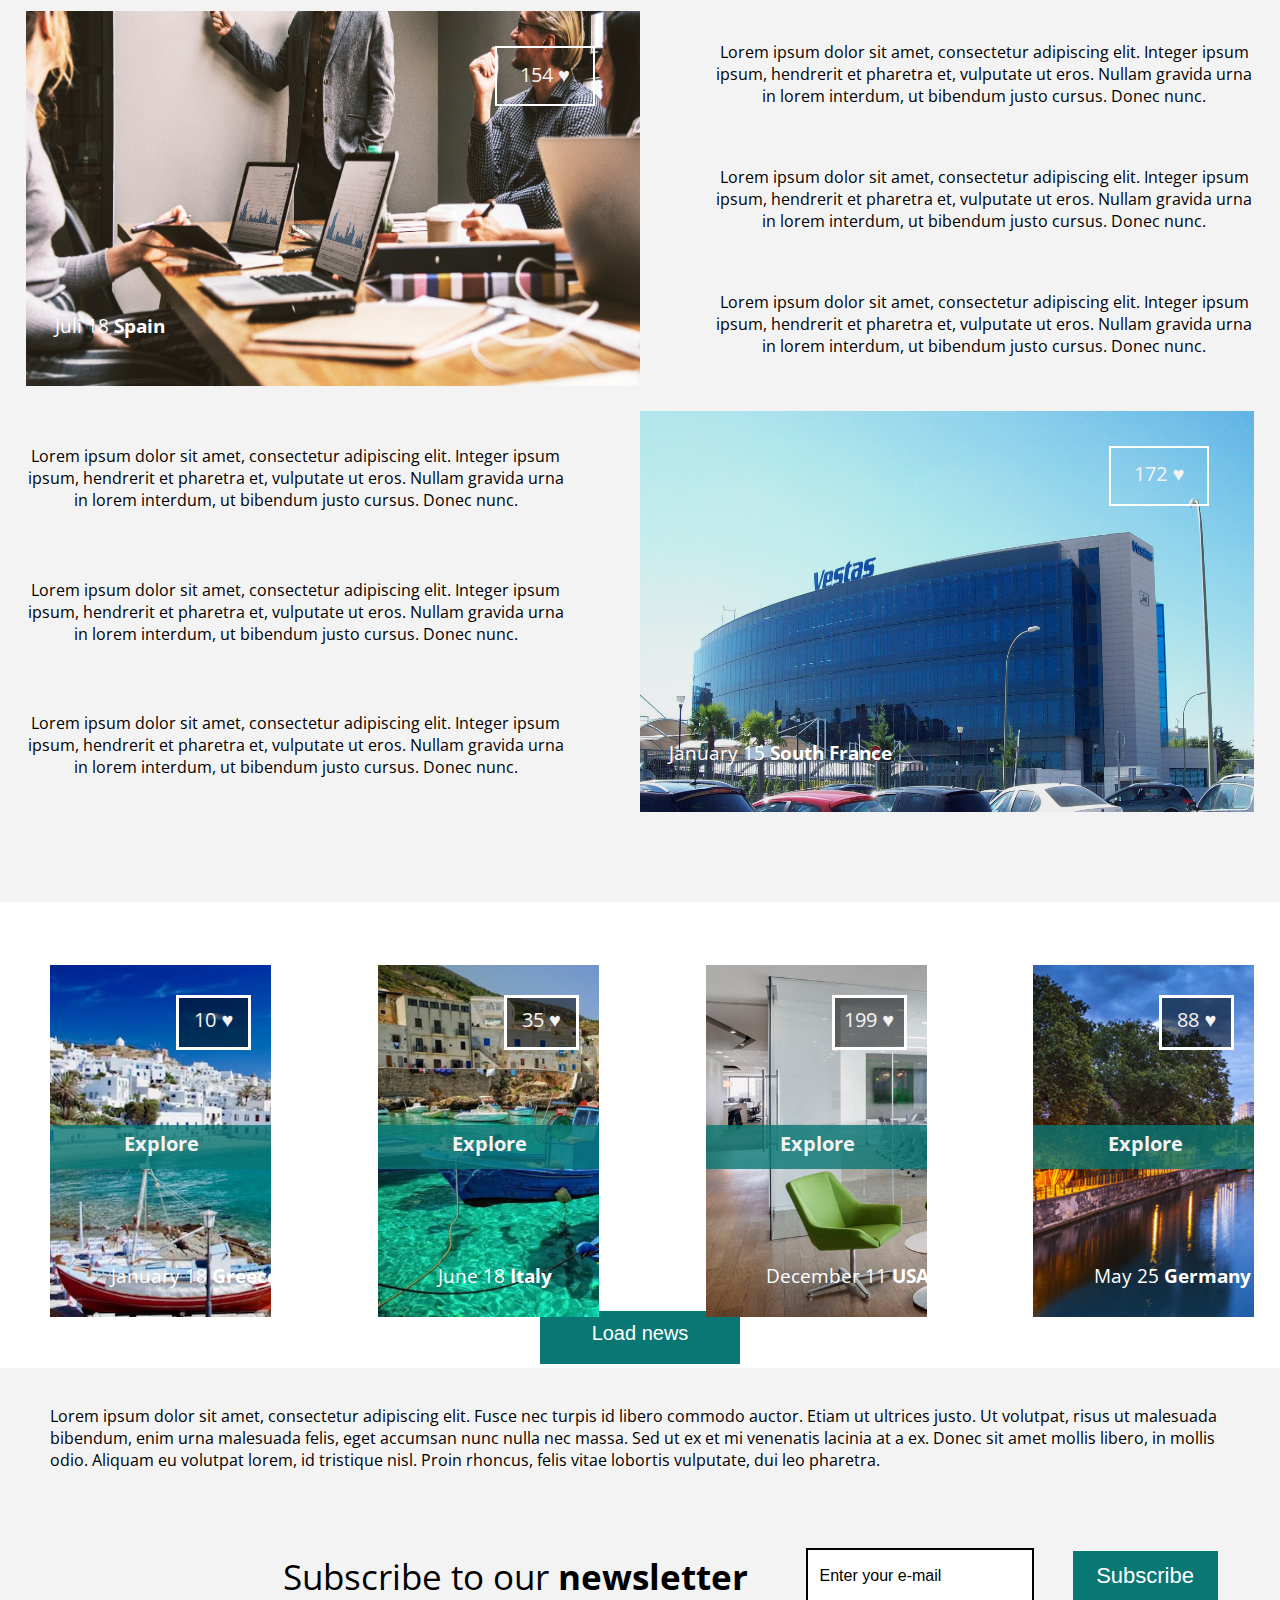
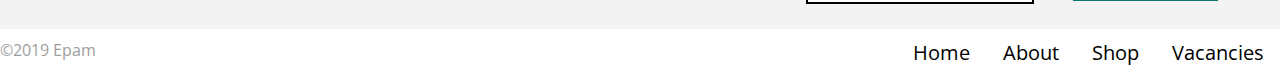
<file: FL11_HW4/homework/index.html>
<!DOCTYPE html>
<html lang="en">

  <head>
    <meta charset="UTF-8">
    <meta name="viewport" content="width=device-width, initial-scale=1.0">
    <meta http-equiv="X-UA-Compatible" content="ie=edge">
    <link rel="stylesheet" type="text/css" href="css/style.css">
    <title>FL11_HW4</title>
  </head>

  <body>
    <header class="header">
        <div class="headerflex">
            <div class="headerslog">
                <a href="#">LOREM & IPSUM</a>
                <div class="headerbutton">
                    <button>Login</button>
                    <button>Signup</button>
                </div>
            </div>
            <h1 class="headerheading">LOREM<span class="ampersan">&</span>IPSUM</h1>
            <p class="headertext">An Original Brand Since 1965</p>
        </div>
        <div class="headermenu">
            <nav class="headernav">
                <button>Careers</button>
                <button>About</button>
                <button>Show More</button>
            </nav>
        </div>
    </header>
    <section class="grad">
        <div class="firstp">
            <p>Lorem ipsum dolor sit amet, consectetur adipiscing elit. Proin consectetur sapien sed varius imperdiet.
                Nulla iaculis dapibus dignissim. Aenean pellentesque enim in magna egestas placerat. Sed rhoncus mauris
                cursus arcu imperdiet ornare. Proin ac tellus gravida, consequat tortor eu, gravida libero. Ut dignissim
                est.</p>
        </div>
        <div class="secondp">
            <p>Lorem ipsum dolor sit amet, consectetur <span>adipiscing elit</span>. Quisque eget.</p>
        </div>
    </section>
    <section class="mainsection">
        <h2><span>Read some of our</span> featured articles</h2>
        <div class="sectioncard">
            <div class="sectionfoto">
                <img src="..//homework/img/sample-1.jpg" alt="sample-1">
                <div class="like">154 &hearts;</div>
                <h3><span>Juli 18</span> Spain</h3>
            </div>
            <div class="sectiontext mainsectionalignright">
                <p>Lorem ipsum dolor sit amet, consectetur adipiscing elit. Integer ipsum ipsum, hendrerit et pharetra
                    et, vulputate ut eros. Nullam gravida urna in lorem interdum, ut bibendum justo cursus. Donec nunc.</p>
                <p>Lorem ipsum dolor sit amet, consectetur adipiscing elit. Integer ipsum ipsum, hendrerit et pharetra
                    et, vulputate ut eros. Nullam gravida urna in lorem interdum, ut bibendum justo cursus. Donec nunc.</p>
                <p>Lorem ipsum dolor sit amet, consectetur adipiscing elit. Integer ipsum ipsum, hendrerit et pharetra
                    et, vulputate ut eros. Nullam gravida urna in lorem interdum, ut bibendum justo cursus. Donec nunc.</p>
            </div>
        </div>
        <div class="sectioncard">
            <div class="sectiontext mainsectionalignleft">
                <p>Lorem ipsum dolor sit amet, consectetur adipiscing elit. Integer ipsum ipsum, hendrerit et pharetra
                    et, vulputate ut eros. Nullam gravida urna in lorem interdum, ut bibendum justo cursus. Donec nunc.</p>
                <p>Lorem ipsum dolor sit amet, consectetur adipiscing elit. Integer ipsum ipsum, hendrerit et pharetra
                    et, vulputate ut eros. Nullam gravida urna in lorem interdum, ut bibendum justo cursus. Donec nunc.</p>
                <p>Lorem ipsum dolor sit amet, consectetur adipiscing elit. Integer ipsum ipsum, hendrerit et pharetra
                    et, vulputate ut eros. Nullam gravida urna in lorem interdum, ut bibendum justo cursus. Donec nunc.</p>
            </div>
            <div class="sectionfoto">
                <img src="..//homework/img/sample-2.jpg" alt="sample-2">
                <div class="like">172 &hearts;</div>
                <h3><span>January 15</span> South France</h3>
            </div>
        </div>
    </section>
    <section class="description">
        <div class="examplefoto">
            <div class="image-natural">
                <img src="./img/news-list-1.jpg" alt="">
                <div class="like">10 &hearts;</div>
                <div class="explore">Explore</div>
                <h3><span>January 18</span> Greece</h3>
            </div>

            <div class="image-natural">
                <img src="./img/news-list-2.jpg" alt="">
                <div class="like">35 &hearts;</div>
                <div class="explore">Explore</div>
                <h3><span>June 18</span> Italy</h3>
            </div>
            <div class="image-natural">
                <img src="./img/news-list-3.jpg" alt="">
                <div class="like">199 &hearts;</div>
                <div class="explore">Explore</div>
                <h3><span>December 11</span> USA</h3>
            </div>
            <div class="image-natural">
                <img src="./img/news-list-4.jpg" alt="">
                <div class="like">88 &hearts;</div>
                <div class="explore">Explore</div>
                <h3><span>May 25</span> Germany</h3>
            </div>
        </div>
        <div class="loadnews">
            <button>Load news</button>
        </div>
    </section>
    <footer>
        <div class="footerform">
            <p>Lorem ipsum dolor sit amet, consectetur adipiscing elit. Fusce nec turpis id libero commodo auctor. Etiam
                ut ultrices justo. Ut volutpat, risus ut malesuada bibendum, enim urna malesuada felis, eget accumsan
                nunc nulla nec massa. Sed ut ex et mi venenatis lacinia at a ex. Donec sit amet mollis libero, in mollis
                odio. Aliquam eu volutpat lorem, id tristique nisl. Proin rhoncus, felis vitae lobortis vulputate, dui
                leo pharetra.</p>
                <div class="formsubscribe">
                    <h2><span>Subscribe to our</span> newsletter</h2>
                    <label for="email">
                        <input type="email" placeholder="Enter your e-mail" id="email">
                    </label>
                    <button>Subscribe</button>
                </div>
        </div>
        <div class="footernavigation">
            <div class="logo">&#169;2019 Epam</div>
            <nav class="butonnavigation">
                <a href="#">Home</a>
                <a href="#">About</a>
                <a href="#">Shop</a>
                <a href="#">Vacancies</a>
            </nav>
        </div>
      </footer>
  </body>

</html>
</file>
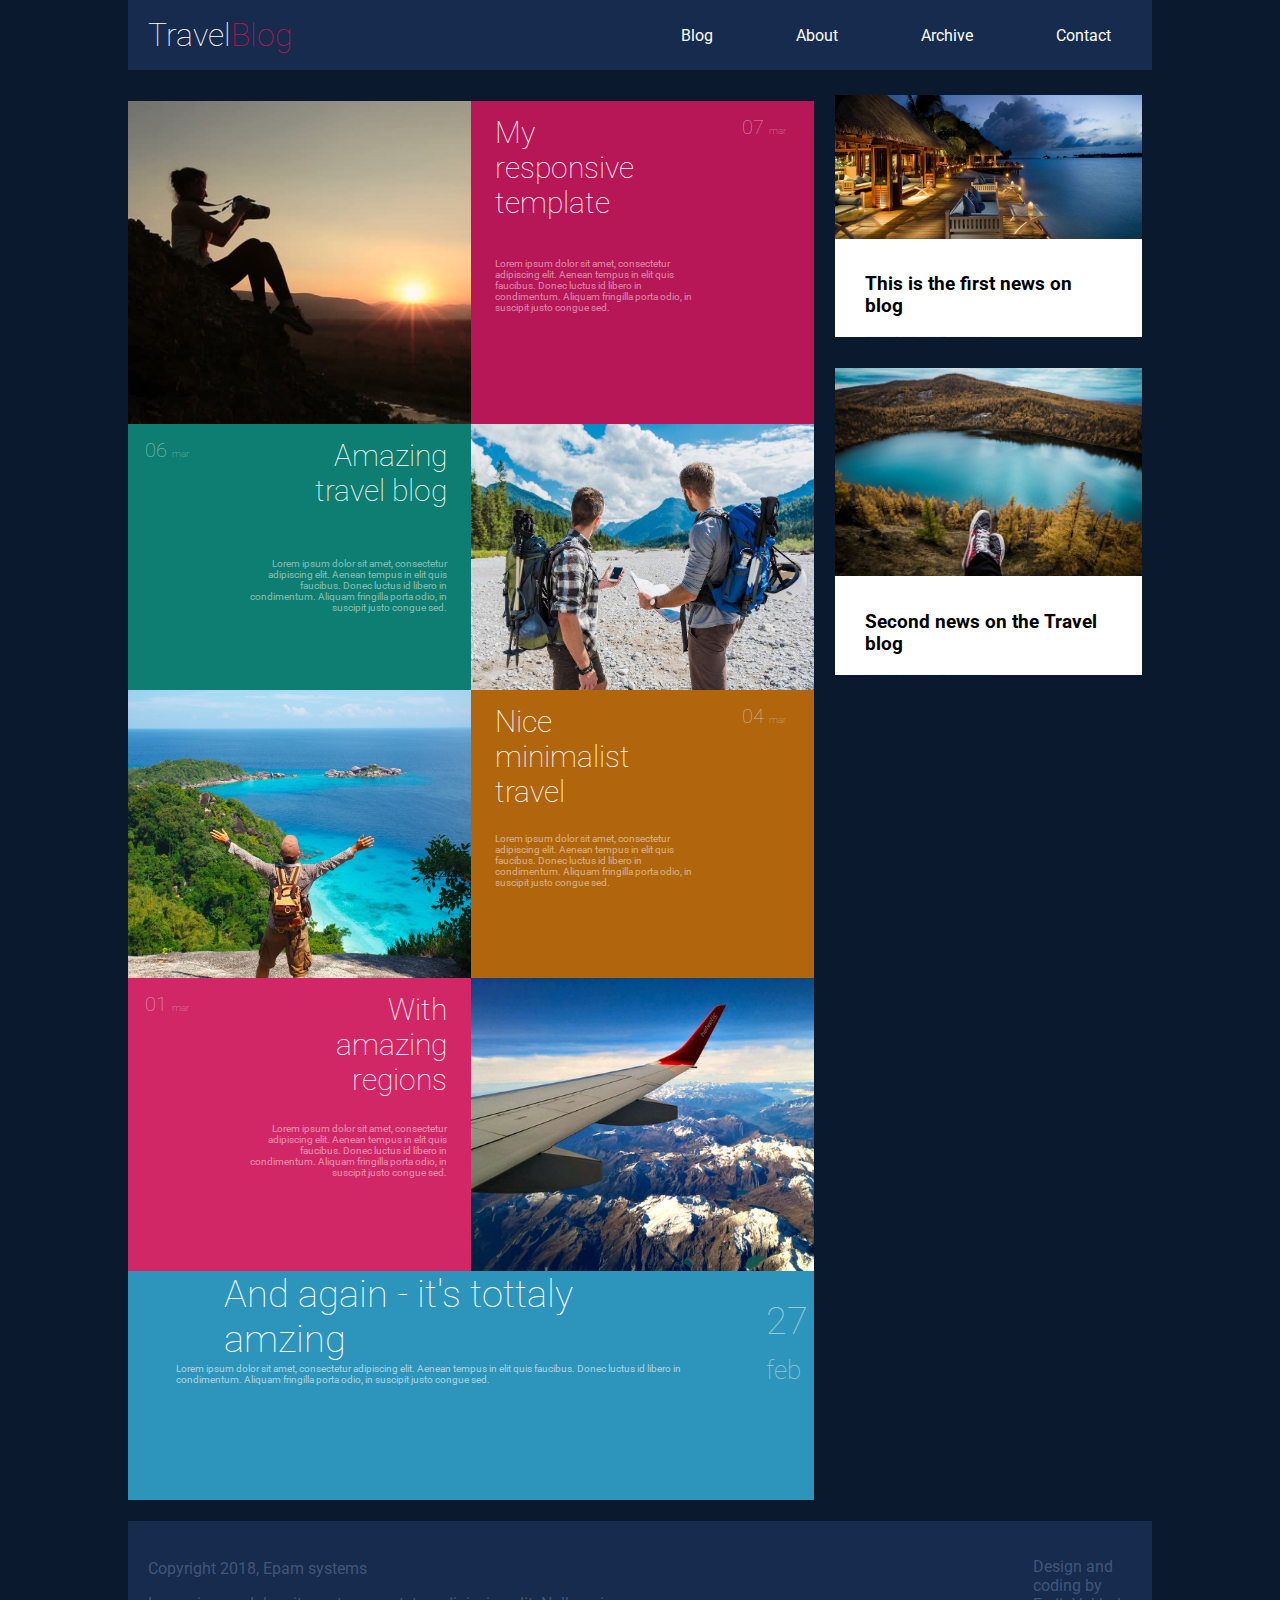
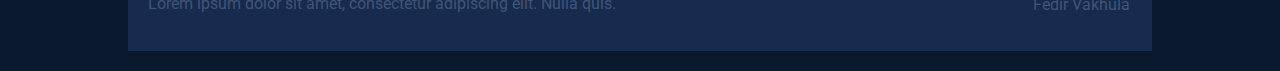
<file: FL11_HW5/homework/index.html>
<!DOCTYPE html>
<html lang="en">
  <head>
    <meta charset="UTF-8">
    <meta name="viewport" content="width=device-width, initial-scale=1.0">
    <meta http-equiv="X-UA-Compatible" content="ie=edge">
    <link rel="stylesheet" href="css/styles.css">
    <link href='https://fonts.googleapis.com/css?family=Roboto:400,100,300,700&subset=latin,latin-ext' rel='stylesheet' type='text/css'>
    <title>FL11_HW5</title>
  </head>
  <body>
    <header>
      <div class="logo">
        <a href="#">Travel<span>Blog</span></a>
      </div>
      <div class="navigationtablet">&#8801;</div>
      <div class="navigation">
        <nav>
          <a href="#">Blog</a>
          <a href="#">About</a>
          <a href="#">Archive</a>
          <a href="#">Contact</a>
        </nav>
      </div>
    </header>
    <section class="prezentation">
      <div class="flexwrap post-1">
        <div class="prezentationfoto">
          <img src="..//homework/img/post1.jpg" alt="post1">
        </div>
        <div class="post">
          <h1>My responsive template</h1>
          <p>Lorem ipsum dolor sit amet, consectetur adipiscing elit. Aenean tempus in elit quis faucibus. Donec luctus id libero in
          condimentum. Aliquam fringilla porta odio, in suscipit justo congue sed.</p>
          <div>07 <span>mar</span></div>
        </div>
      </div>
      <div class="flexwrap post-2">
        <div class="prezentationfoto">
          <img src="..//homework/img/post2.jpg" alt="post2">
        </div>
        <div class="post">
          <h1>Amazing travel blog</h1>
          <p>Lorem ipsum dolor sit amet, consectetur adipiscing elit. Aenean tempus in elit quis faucibus. Donec luctus id
            libero in
            condimentum. Aliquam fringilla porta odio, in suscipit justo congue sed.</p>
          <div>06 <span>mar</span></div>
        </div>
      </div>
      <div class="flexwrap post-3">
        <div class="prezentationfoto">
          <img src="..//homework/img/post3.jpg" alt="post3">
        </div>
        <div class="post">
          <h1>Nice minimalist travel</h1>
          <p>Lorem ipsum dolor sit amet, consectetur adipiscing elit. Aenean tempus in elit quis faucibus. Donec luctus id
            libero in
            condimentum. Aliquam fringilla porta odio, in suscipit justo congue sed.</p>
          <div>04 <span>mar</span></div>
        </div>
      </div>
      <div class="flexwrap post-4">
        <div class="prezentationfoto">
          <img src="..//homework/img/post4.jpg" alt="post4">
        </div>
        <div class="post">
          <h1>With amazing regions</h1>
          <p>Lorem ipsum dolor sit amet, consectetur adipiscing elit. Aenean tempus in elit quis faucibus. Donec luctus id
            libero in
            condimentum. Aliquam fringilla porta odio, in suscipit justo congue sed.</p>
          <div>01 <span>mar</span></div>
        </div>
      </div>
      <div class="flexwrap">
        <div class="post post-5">
          <h1>And again - it's tottaly amzing</h1>
          <p>Lorem ipsum dolor sit amet, consectetur adipiscing elit. Aenean tempus in elit quis faucibus. Donec luctus id
            libero in
            condimentum. Aliquam fringilla porta odio, in suscipit justo congue sed.</p>
            <div>27 <span>feb</span></div>
        </div>
      </div>
    </section>
    <aside class="prezentationnews">
      <div class="sectionnews">
        <div class="fotonews">
          <img src="..//homework/img/news1.jpg" alt="news1">
        </div>
        <div class="textnews">
          <h3>This is the first news on blog</h3>
          <p>Lorem ipsum dolor sit amet, consectetur adipiscing elit. Proin sed tempor nunc. Vestibulum eget enim ex. Nam vestibulum
          vel quam et facilisis. Maecenas pharetra nec augue aliquet egestas. Donec vitae tellus ex. Fusce.</p>
        </div>
      </div>
      <div class="sectionnews">
        <div class="fotonews">
          <img src="..//homework/img/news2.jpg" alt="news2">
        </div>
        <div class="textnews">
          <h3>Second news on the Travel blog</h3>
          <p>Lorem ipsum dolor sit amet, consectetur adipiscing elit. Proin sed tempor nunc. Vestibulum eget enim ex. Nam
            vestibulum
            vel quam et facilisis. Maecenas pharetra nec augue aliquet egestas. Donec vitae tellus ex. Fusce.</p>
        </div>
      </div>
    </aside>
    <footer>
      <div class="textfooter">
        <p>Copyright 2018, Epam systems</p>
        <p>Lorem ipsum dolor sit amet, consectetur adipiscing elit. Nulla quis.</p>
      </div>
      <div class="signature">
        <p>Design and coding by <span>Fedir Vakhula</span></p>
      </div>
    </footer>
  </body>
</html>
</file>
<file: FL11_HW1/homework/style.css>
html,body,div,span,applet,object,iframe,h1,h2,h3,h4,h5,h6,p,blockquote,pre,a,abbr,acronym,address,big,cite,code,del,dfn,em,font,img,ins,kbd,q,s,samp,small,strike,strong,sub,sup,tt,var,b,u,i,center,dl,dt,dd,ol,ul,li,fieldset,form,label,legend,table,caption,tbody,tfoot,thead,tr,th,td{background:transparent;border:0;margin:0;padding:0;vertical-align:baseline}body{line-height:1}h1,h2,h3,h4,h5,h6{clear:both;font-weight:normal}ol,ul{list-style:none}blockquote{quotes:none}blockquote:before,blockquote:after{content:'';content:none}del{text-decoration:line-through}table{border-collapse:collapse;border-spacing:0}a img{border:0}#container{float:left;margin:0 -240px 0 0;width:100%}#primary,#secondary{float:right;overflow:hidden;width:220px}#secondary{clear:right}#footer{clear:both;width:100%}.one-column #content{margin:0 auto;width:640px}.single-attachment #content{margin:0 auto;width:900px}body,input,textarea,.page-title span,.pingback a.url{font-family:Georgia,"Bitstream Charter",serif}h3#comments-title,h3#reply-title,#access .menu,#access div.menu ul,#cancel-comment-reply-link,.form-allowed-tags,#site-info,#site-title,#wp-calendar,.comment-meta,.comment-body tr th,.comment-body thead th,.entry-content label,.entry-content tr th,.entry-content thead th,.entry-meta,.entry-title,.entry-utility,#respond label,.navigation,.page-title,.pingback p,.reply,.widget-title,.wp-caption-text{font-family:"Helvetica Neue",Arial,Helvetica,"Nimbus Sans L",sans-serif}input[type="submit"]{font-family:"Helvetica Neue",Arial,Helvetica,"Nimbus Sans L",sans-serif}pre{font-family:"Courier 10 Pitch",Courier,monospace}code{font-family:Monaco,Consolas,"Andale Mono","DejaVu Sans Mono",monospace}#access .menu-header,div.menu,#colophon,#branding,#main,#wrapper{margin:0 auto;width:940px}#wrapper{background:#fff;margin-top:20px;padding:0 20px}#footer-widget-area{overflow:hidden}#footer-widget-area .widget-area{float:left;margin-right:20px;width:220px}#footer-widget-area #fourth{margin-right:0}#site-info{float:left;font-size:14px;font-weight:bold;width:700px}#site-generator{float:right;width:220px}body{background:#f1f1f1}body,input,textarea{color:#666;font-size:12px;line-height:18px}hr{background-color:#e7e7e7;border:0;clear:both;height:1px;margin-bottom:18px}p{margin-bottom:18px}ul{list-style:square;margin:0 0 18px 1.5em}ol{list-style:decimal;margin:0 0 18px 1.5em}ol ol{list-style:upper-alpha}ol ol ol{list-style:lower-roman}ol ol ol ol{list-style:lower-alpha}ul ul,ol ol,ul ol,ol ul{margin-bottom:0}dl{margin:0 0 24px 0}dt{font-weight:bold}dd{margin-bottom:18px}strong{font-weight:bold}cite,em,i{font-style:italic}big{font-size:131.25%}ins{background:#ffc;text-decoration:none}blockquote{font-style:italic;padding:0 3em}blockquote cite,blockquote em,blockquote i{font-style:normal}pre{background:#f7f7f7;color:#222;line-height:18px;margin-bottom:18px;overflow:auto;padding:1.5em}abbr,acronym{cursor:help}sup,sub{height:0;line-height:1;position:relative;vertical-align:baseline}sup{bottom:1ex}sub{top:.5ex}small{font-size:smaller}input{margin-bottom:10px}input[type="text"],input[type="password"],input[type="email"],input[type="url"],input[type="number"],textarea{background:#f9f9f9;border:1px solid #ccc;box-shadow:inset 1px 1px 1px rgba(0,0,0,0.1);-moz-box-shadow:inset 1px 1px 1px rgba(0,0,0,0.1);-webkit-box-shadow:inset 1px 1px 1px rgba(0,0,0,0.1);padding:2px}a:link{color:#06c}a:visited{color:#743399}a:active,a:hover{color:#ff4b33}.screen-reader-text{clip:rect(1px,1px,1px,1px);overflow:hidden;position:absolute !important;height:1px;width:1px}#header{padding:30px 0 0 0}#site-title{float:left;font-size:30px;line-height:36px;margin:0 0 18px 0;width:700px}#site-title a{color:#000;font-weight:bold;text-decoration:none}#site-description{color:#000;clear:right;float:right;font-style:italic;margin:15px 0 18px 0;opacity:.65;width:220px}#branding img{border-top:4px solid #000;border-bottom:1px solid #000;display:block;float:left}#access{background:#000;display:block;float:left;margin:0 auto;width:940px}#access .menu-header,div.menu{font-size:13px;margin-left:12px;width:928px}#access .menu-header ul,div.menu ul{list-style:none;margin:0}#access .menu-header li,div.menu li{float:left;position:relative}#access a{color:#aaa;display:block;line-height:38px;padding:0 10px;text-decoration:none}#access ul ul{box-shadow:0 3px 3px rgba(0,0,0,0.2);-moz-box-shadow:0 3px 3px rgba(0,0,0,0.2);-webkit-box-shadow:0 3px 3px rgba(0,0,0,0.2);display:none;position:absolute;top:38px;left:0;float:left;width:180px;z-index:99999}#access ul ul li{min-width:180px}#access ul ul ul{left:100%;top:0}#access ul ul a{background:#333;line-height:1em;padding:10px;width:160px;height:auto}#access li:hover>a,#access ul ul:hover>a{background:#333;color:#fff}#access ul li:hover>ul{display:block}#access ul li.current_page_item>a,#access ul li.current_page_ancestor>a,#access ul li.current-menu-ancestor>a,#access ul li.current-menu-item>a,#access ul li.current-menu-parent>a{color:#fff}* html #access ul li.current_page_item a,* html #access ul li.current_page_ancestor a,* html #access ul li.current-menu-ancestor a,* html #access ul li.current-menu-item a,* html #access ul li.current-menu-parent a,* html #access ul li a:hover{color:#fff}#main{clear:both;overflow:hidden;padding:40px 0 0 0}#content{margin-bottom:36px}#content,#content input,#content textarea{color:#333;font-size:16px;line-height:24px}#content p,#content ul,#content ol,#content dd,#content pre,#content hr{margin-bottom:24px}#content ul ul,#content ol ol,#content ul ol,#content ol ul{margin-bottom:0}#content pre,#content kbd,#content tt,#content var{font-size:15px;line-height:21px}#content code{font-size:13px}#content dt,#content th{color:#000}#content h1,#content h2,#content h3,#content h4,#content h5,#content h6{color:#000;line-height:1.5em;margin:0 0 20px 0}#content table{border:1px solid #e7e7e7;margin:0 -1px 24px 0;text-align:left;width:100%}#content tr th,#content thead th{color:#777;font-size:12px;font-weight:bold;line-height:18px;padding:9px 24px;border-right:1px solid #e7e7e7}#content tr td{border-top:1px solid #e7e7e7;padding:6px 24px;border-right:1px solid #e7e7e7}#content tr.odd td{background:#f2f7fc}.hentry{margin:0 0 48px 0}.home .sticky{background:#f2f7fc;border-top:4px solid #000;margin-left:-20px;margin-right:-20px;padding:18px 20px}.single .hentry{margin:0 0 36px 0}.page-title{color:#000;font-size:14px;font-weight:bold;margin:0 0 36px 0}.page-title span{color:#333;font-size:16px;font-style:italic;font-weight:normal}.page-title a:link,.page-title a:visited{color:#777;text-decoration:none}.page-title a:active,.page-title a:hover{color:#ff4b33}#content .entry-title{color:#000;font-size:21px;font-weight:bold;line-height:1.3em;margin-bottom:0}.entry-title a:link,.entry-title a:visited{color:#000;text-decoration:none}.entry-title a:active,.entry-title a:hover{color:#ff4b33}.entry-meta{color:#777;font-size:12px}.entry-meta abbr,.entry-utility abbr{border:0}.entry-meta abbr:hover,.entry-utility abbr:hover{border-bottom:1px dotted #666}.single-author .by-author{position:absolute !important;clip:rect(1px 1px 1px 1px);clip:rect(1px,1px,1px,1px)}.entry-content,.entry-summary{clear:both;padding:12px 0 0 0}.entry-content .more-link{white-space:nowrap}#content .entry-summary p:last-child{margin-bottom:12px}.entry-content fieldset{border:1px solid #e7e7e7;margin:0 0 24px 0;padding:24px}.entry-content fieldset legend{background:#fff;color:#000;font-weight:bold;padding:0 24px}.entry-content input{margin:0 0 24px 0}.entry-content input.file,.entry-content input.button{margin-right:24px}.entry-content label{color:#777;font-size:12px}.entry-content select{margin:0 0 24px 0}.entry-content sup,.entry-content sub{font-size:10px}.entry-content blockquote.left{float:left;margin-left:0;margin-right:24px;text-align:right;width:33%}.entry-content blockquote.right{float:right;margin-left:24px;margin-right:0;text-align:left;width:33%}.page-link{clear:both;color:#000;font-weight:bold;line-height:48px;word-spacing:.5em}.page-link a:link,.page-link a:visited{background:#f1f1f1;color:#333;font-weight:normal;padding:.5em .75em;text-decoration:none}.home .sticky .page-link a{background:#d9e8f7}.page-link a:active,.page-link a:hover{color:#ff4b33}body.page .edit-link{clear:both;display:block}#entry-author-info{background:#f2f7fc;border-top:4px solid #000;clear:both;font-size:14px;line-height:20px;margin:24px 0;overflow:hidden;padding:18px 20px}#entry-author-info #author-avatar{background:#fff;border:1px solid #e7e7e7;float:left;height:60px;margin:0 -104px 0 0;padding:11px}#entry-author-info #author-description{float:left;margin:0 0 0 104px}#entry-author-info h2{color:#000;font-size:100%;font-weight:bold;margin-bottom:0}.entry-utility{clear:both;color:#777;font-size:12px;line-height:18px}.entry-meta a,.entry-utility a{color:#777}.entry-meta a:hover,.entry-utility a:hover{color:#ff4b33}#content .video-player{padding:0}.format-standard .wp-video,.format-standard .wp-audio-shortcode,.format-audio .wp-audio-shortcode,.format-standard .video-player{margin-bottom:24px}.home #content .format-aside p,.home #content .category-asides p{font-size:14px;line-height:20px;margin-bottom:10px;margin-top:0}.format-gallery .size-thumbnail img,.category-gallery .size-thumbnail img{border:10px solid #f1f1f1;margin-bottom:0}.format-gallery .gallery-thumb,.category-gallery .gallery-thumb{float:left;margin-right:20px;margin-top:-4px}.home #content .format-gallery .entry-utility,.home #content .category-gallery .entry-utility{padding-top:4px}.attachment .entry-content .entry-caption{font-size:140%;margin-top:24px}.attachment .entry-content .nav-previous a:before{content:'\2190\00a0'}.attachment .entry-content .nav-next a:after{content:'\00a0\2192'}#content img.size-auto,#content img.size-full,#content img.size-large,#content img.size-medium,#content .entry-attachment img,#content .widget-container img{max-width:100%;height:auto}#ie8 #content img.size-auto,#ie8 #content img.size-full,#ie8 #content img.size-large,#ie8 #content img.size-medium,#ie8 #content .entry-attachment img{width:auto}.alignleft,img.alignleft{display:inline;float:left;margin-right:24px;margin-top:4px}.alignright,img.alignright{display:inline;float:right;margin-left:24px;margin-top:4px}.aligncenter,img.aligncenter{clear:both;display:block;margin-left:auto;margin-right:auto}img.alignleft,img.alignright,img.aligncenter{margin-bottom:12px}.wp-caption{background:#f1f1f1;line-height:18px;margin-bottom:20px;max-width:100%;padding:4px;text-align:center}.wp-caption img{margin:5px 5px 0;max-width:622px}.wp-caption p.wp-caption-text{color:#777;font-size:12px;margin:5px}.wp-smiley{margin:0}.gallery{margin:0 auto 18px}.gallery .gallery-item{float:left;margin-top:0;text-align:center}.gallery-columns-1 .gallery-item{width:100%}.gallery-columns-2 .gallery-item{width:50%}.gallery-columns-3 .gallery-item{width:33%}.gallery-columns-4 .gallery-item{width:25%}.gallery-columns-5 .gallery-item{width:20%}.gallery-columns-6 .gallery-item{width:16%}.gallery-columns-7 .gallery-item{width:14%}.gallery-columns-8 .gallery-item{width:12%}.gallery-columns-9 .gallery-item{width:11%}.gallery-columns-1 img{max-width:620px}.gallery-columns-2 img{max-width:288px}.gallery-columns-3 img{max-width:177px}.gallery-columns-4 img{max-width:122px}.gallery-columns-5 img{max-width:88px}.gallery-columns-6 img{max-width:66px}.gallery-columns-7 img{max-width:50px}.gallery-columns-8 img{max-width:39px}.gallery-columns-9 img{max-width:29px}.gallery-item img{height:auto}.gallery-columns-2 .attachment-medium{max-width:92%;height:auto}.gallery-columns-4 .attachment-thumbnail{max-width:84%;height:auto}.gallery .gallery-caption{color:#777;font-size:12px;margin:0 0 12px}.gallery dl{margin:0}.gallery img{border:10px solid #f1f1f1}.gallery br+br{display:none}#content .entry-attachment img{display:block;margin:0 auto}.navigation{color:#777;font-size:12px;line-height:18px;overflow:hidden}.navigation a:link,.navigation a:visited{color:#777;text-decoration:none}.navigation a:active,.navigation a:hover{color:#ff4b33}.nav-previous{float:left;width:50%}.nav-next{float:right;text-align:right;width:50%}#nav-above{margin:0 0 18px 0}#nav-above{display:none}.paged #nav-above,.single #nav-above{display:block}#nav-below{margin:-18px 0 0 0}#comments{clear:both}#comments .navigation{padding:0 0 18px 0}h3#comments-title,h3#reply-title{color:#000;font-size:20px;font-weight:bold;margin-bottom:0}h3#comments-title{padding:24px 0}.commentlist{list-style:none;margin:0}.commentlist li.comment{border-bottom:1px solid #e7e7e7;line-height:24px;margin:0 0 24px 0;padding:0 0 0 56px;position:relative}.commentlist li:last-child{border-bottom:0;margin-bottom:0}#comments .comment-body ul,#comments .comment-body ol{margin-bottom:18px}#comments .comment-body p:last-child{margin-bottom:6px}#comments .comment-body blockquote p:last-child{margin-bottom:24px}.commentlist ol{list-style:decimal}.commentlist .avatar{position:absolute;top:4px;left:0}.comment-author cite{color:#000;font-style:normal;font-weight:bold}.comment-author .says{font-style:italic}.comment-meta{font-size:12px;margin:0 0 18px 0}.comment-meta a:link,.comment-meta a:visited{color:#777;text-decoration:none}.comment-meta a:active,.comment-meta a:hover{color:#ff4b33}.commentlist .bypostauthor>div{background:#f2f7fc;border-top:4px solid #000;margin-bottom:10px;padding:10px 0 0 20px}.reply{font-size:12px;padding:0 0 24px 0}.reply a,a.comment-edit-link{color:#777}.reply a:hover,a.comment-edit-link:hover{color:#ff4b33}.commentlist .children{list-style:none;margin:0}.commentlist .children li{border:0;margin:0}.nopassword,.nocomments{display:none}#comments .pingback{border-bottom:1px solid #e7e7e7;margin-bottom:18px;padding-bottom:18px}.commentlist li.comment+li.pingback{margin-top:-6px}#comments .pingback p{color:#777;display:block;font-size:12px;line-height:18px;margin:0}#comments .pingback .url{font-size:13px;font-style:italic}input[type="submit"]{color:#333}form{text-align:right}input{width:200px}#respond{border-top:1px solid #e7e7e7;margin:24px 0;overflow:hidden;position:relative}#respond p{margin:0}#respond .comment-notes{margin-bottom:1em}.form-allowed-tags{line-height:1em}.children #respond{margin:0 48px 0 0}h3#reply-title{margin:18px 0}#comments-list #respond{margin:0 0 18px 0}#comments-list ul #respond{margin:0}#cancel-comment-reply-link{font-size:12px;font-weight:normal;line-height:18px}#respond .required{color:#ff4b33;font-weight:bold}#respond label{color:#777;font-size:12px}#respond input{margin:0 0 9px;width:98%}#respond textarea{width:98%}#respond .form-allowed-tags{color:#777;font-size:12px;line-height:18px}#respond .form-allowed-tags code{font-size:11px}#respond .form-submit{margin:12px 0}#respond .form-submit input{font-size:14px;width:auto}.widget-area ul{list-style:none;margin-left:0}.widget-area ul ul{list-style:square;margin-left:1.3em}.widget-area select{max-width:100%}.widget_search #s{width:60%}.widget_search label{display:none}.widget-container{word-wrap:break-word;-webkit-hyphens:auto;-moz-hyphens:auto;hyphens:auto;margin:0 0 18px 0}.widget-container .wp-caption img{margin:auto}.widget-container.widget_image .wp-caption{width:auto}.widget-container.widget_image .wp-caption img{margin-left:-8px}.widget-title{color:#222;font-size:14px;font-weight:bold}.widget-area a:link,.widget-area a:visited{text-decoration:none}.widget-area a:active,.widget-area a:hover{text-decoration:underline}.widget-area .entry-meta{font-size:11px}#wp_tag_cloud div{line-height:1.6em}#wp-calendar{width:100%}#wp-calendar caption{color:#222;font-size:14px;font-weight:bold;padding-bottom:4px;text-align:left}#wp-calendar thead{font-size:11px}#wp-calendar tbody{color:#aaa}#wp-calendar tbody td{background:#f5f5f5;border:1px solid #fff;padding:3px 0 2px;text-align:center}#wp-calendar tbody .pad{background:0}#wp-calendar tfoot #next{text-align:right}.widget_rss a.rsswidget{color:#000}.widget_rss a.rsswidget:hover{color:#ff4b33}.widget_rss .widget-title img{width:11px;height:11px}#main .widget-area ul{margin-left:0;padding:0 20px 0 0}#main .widget-area ul ul{border:0;margin-left:1.3em;padding:0}#main .widget-container.music-player ul{margin:0}#footer{margin-bottom:20px}#colophon{border-top:4px solid #000;margin-top:-4px;overflow:hidden;padding:18px 0}#site-info{font-weight:bold}#site-info a{color:#000;text-decoration:none}#site-generator{font-style:italic;position:relative}#site-generator a{background:url(images/wordpress.png) center left no-repeat;color:#666;display:inline-block;line-height:16px;padding-left:20px;text-decoration:none}#site-generator a:hover{text-decoration:underline}img#wpstats{display:block;margin:0 auto 10px}pre{-webkit-text-size-adjust:140%}code{-webkit-text-size-adjust:160%}#access,.entry-meta,.entry-utility,.navigation,.widget-area{-webkit-text-size-adjust:120%}#site-description{-webkit-text-size-adjust:none}@media print{body{background:none !important}#wrapper{clear:both !important;display:block !important;float:none !important;position:relative !important}#header{border-bottom:2pt solid #000;padding-bottom:18pt}#colophon{border-top:2pt solid #000}#site-title,#site-description{float:none;line-height:1.4em;margin:0;padding:0}#site-title{font-size:13pt}.entry-content{font-size:14pt;line-height:1.6em}.entry-title{font-size:21pt}#access,#branding img,#respond,.comment-edit-link,.edit-link,.navigation,.page-link,.widget-area{display:none !important}#container,#header,#footer{margin:0;width:100%}#content,.one-column #content{margin:24pt 0 0;width:100%}.wp-caption p{font-size:11pt}#site-info,#site-generator{float:none;width:auto}#colophon{width:auto}img#wpstats{display:none}#site-generator a{margin:0;padding:0}#entry-author-info{border:1px solid #e7e7e7}#main{display:inline}.home .sticky{border:0}}img{width:140px;vertical-align:middle;display:block;margin:0 auto;margin-left:calc(50% - 50px);margin-bottom:20px}nav>a{padding:10px;color:#0279c1}nav>a b:hover{color:#00527a}nav>a:visited{color:#0279c1}article{padding-left:10px}footer{margin-top:20px;padding:40px 20px;text-align:center;background:#3333}
</file>
<file: FL11_HW11/homework/assets/material-icons/material-icons.css>
@font-face {
  font-family: 'Material Icons';
  font-style: normal;
  font-weight: 400;
  src: url(MaterialIcons-Regular.eot); /* For IE6-8 */
  src: local('Material Icons'),
       local('MaterialIcons-Regular'),
       url(MaterialIcons-Regular.woff2) format('woff2'),
       url(MaterialIcons-Regular.woff) format('woff'),
       url(MaterialIcons-Regular.ttf) format('truetype');
}

.material-icons {
  font-family: 'Material Icons';
  font-weight: normal;
  font-style: normal;
  font-size: 24px;  /* Preferred icon size */
  display: inline-block;
  line-height: 1;
  text-transform: none;
  letter-spacing: normal;
  word-wrap: normal;
  white-space: nowrap;
  direction: ltr;

  /* Support for all WebKit browsers. */
  -webkit-font-smoothing: antialiased;
  /* Support for Safari and Chrome. */
  text-rendering: optimizeLegibility;

  /* Support for Firefox. */
  -moz-osx-font-smoothing: grayscale;

  /* Support for IE. */
  font-feature-settings: 'liga';
}
</file>
<file: FL11_HW11/homework/assets/styles.css>
body {
    margin: 5%;
}
div {
    box-sizing: border-box;
}
hr {
    height: 5px;
    background: rgba(52, 187, 250, 0.2);
    border: none;
    margin: 20px 0;
}

button {
    background: none;
    outline: none;
    border: none;
}

.titlehead {
    text-align: center;
    color: rgb(52, 187, 250);
}
.messagebar {
    text-align: center;
    color: rgb(0, 100, 0);
    display: none;
}
.inputflex {
    display: flex;
    justify-content: space-between;
}
.inputaction {
    width: 88%;
    height: 50px;
    border-radius: 5px;
    border: 2px solid rgb(211, 211, 211);
    padding-left: 3%;
}
.addaction {
    margin-right: 2%;
}
.addbutton {
    font-size: 55px;
    color:rgb(211, 211, 211);
    cursor: pointer;
}
.materialicons {
    font-size: 100%;
}

.task {
    display: flex;
    height: 25px;
    align-items: center;
    margin: 10px 0;
}
.checkbox {
    border: 2px solid rgb(211, 211, 211);
    height: 25px;
    width: 25px;
    box-sizing: border-box;
    cursor: pointer;
}
.tasktitle {
    display: flex;
    width: 100%;
    height: 30px;
    align-items: center;
}
.doneicon {
    color:rgb(126, 126, 126);
    background: rgba(211, 211, 211, 0.2);
    font-size: 134%;
}
.editinput {
    border-radius: 5px;
    border: 1px solid rgb(211, 211, 211);
    font-size: 9px;
    padding-left: 10px;
    width: 30%;
    height: 25px;
}
.disable {
    margin-left: 10px;
    color: rgb(52, 187, 250);
    font-size: 16px;
    cursor: pointer;
    /* border: none; */
    /* width: auto; */
}
.saveicon,
.editicon,
.deleteicon {
    color: rgb(52, 187, 250);
    margin-left: 10px;
    cursor: pointer;
    font-size: 22px;
}
.deleteicon {
    margin-right: 15px;
}
.nonevisible    {
    display: none;
}
</file>
<file: FL11_HW2/homework/css/general.css>
h2.tm-section-title {
    color: lightskyblue;
}

a:focus {
    color: #666;
    outline: 0
}

ul {
    padding: 0;
    margin: 0
}

body {
    background-color: #f5f5f5;
    color: #000;
    font-family: 'Open Sans', Helvetica, Arial, sans-serif;
    font-size: 16px;
    font-weight: 300;
    padding-top: 30px;
    overflow-x: hidden
}

section:before {
    position: absolute;
    z-index: 1
}

.box,
.tm-content-box,
.tm-main-nav {
    background-color: #fff
}

.tm-sidebar {
    z-index: 10;
    position: fixed;
    left: 0;
    right: 0;
    top: 0;
    width: 100%;
}

.tm-sidebar ul{
    margin: 0px;
    display: flex;
}

.tm-main-nav {
    font-size: 1.5em;
    text-align: center
}

.tm-nav-item {
    list-style: none;
    width: 100%;
}

.tm-nav-item-link {
    border: 1px solid transparent;
    color: #666;
    display: block;
    padding: 10px;
    width: 100%;
    -webkit-transition: all .3s ease;
    transition: all .3s ease
}

.carousel-indicators li,
.tm-banner-inner {
    border: 1px solid lightgrey
}


.tm-nav-item-link.active,
.tm-nav-item-link:hover {
    color: #666;
    text-decoration: none;
}

.tm-nav-item-link:focus {
    text-decoration: none
}

.tm-banner-text,
.tm-banner-title,
.tm-section-title {
    color: #666;
    font-weight: 300;
    margin: 0
}

.tm-section-title {
    margin-bottom: 20px
}

.tm-section-title-box {
    margin-bottom: 0
}

.tm-banner-title {
    font-size: 3.3em;
    letter-spacing: 2px;
    text-transform: uppercase
}

.tm-main-content {
    padding-top: 70px;
}

.tm-content-box {
    overflow: hidden;
    margin-bottom: 30px
}

.padding-medium {
    padding: 40px
}

.tm-banner {
    padding: 30px
}

.tm-banner-inner {
    padding: 30px 0;
    height: 100%;
    text-align: center;
    display: flex;
    -webkit-box-orient: vertical;
    -webkit-box-direction: normal;
    -webkit-flex-direction: column;
    -ms-flex-direction: column;
    flex-direction: column;
    -webkit-box-align: center;
    -webkit-align-items: center;
    -ms-flex-align: center;
    align-items: center;
    -webkit-box-pack: center;
    -webkit-justify-content: center;
    -ms-flex-pack: center;
    justify-content: center
}

.tm-banner-inner img{
    width: 120px;
}

.tm-banner-text {
    font-size: 1.4em
}

.boxes,
.tm-box-bg-title {
    display: -webkit-box;
    display: -webkit-flex;
    display: -ms-flexbox
}

/*.flex-item {*/
    /*-webkit-box-flex: 0 1 auto;*/
    /*-webkit-flex: 0 1 auto;*/
    /*-ms-flex: 0 1 auto;*/
    /*flex: 0 1 auto*/
/*}*/

.section-description {
    line-height: 1.8;
    margin-bottom: 25px
}

.section-description:last-child {
    margin-bottom: 0
}

.tm-team-description-container {
    max-width: 500px
}

.tm-team-info {
    display: flex
}

.box {
    list-style: none;
    width: 33.3333%;
    height: auto;
}

.box-bg {
    position: relative
}

.box-img {
    width: 100%;
}

.tm-box-bg-title {
    position: absolute;
    top: 0;
    right: 0;
    bottom: 0;
    left: 0;
    display: flex;
    -webkit-box-align: center;
    -webkit-align-items: center;
    -ms-flex-align: center;
    align-items: center;
    -webkit-box-pack: center;
    -webkit-justify-content: center;
    -ms-flex-pack: center;
    justify-content: center
}

.boxes {
    display: flex;
    -webkit-flex-wrap: wrap;
    -ms-flex-wrap: wrap;
    flex-wrap: wrap
}

.gallery-container a {
    cursor: -webkit-zoom-in;
    cursor: zoom-in
}

.carousel {
    position: relative;
    height: auto;
    padding: 50px 50px 80px;
    text-align: center
}

.carousel-indicators {
    bottom: 30px
}

.carousel-content {
    color: #000;
    display: -webkit-box;
    display: -webkit-flex;
    display: -ms-flexbox;
    display: flex;
    -webkit-box-align: center;
    -webkit-align-items: center;
    -ms-flex-align: center;
    align-items: center
}

.carousel-indicators .active {
    background-color: lightgrey
}

.contact-form {
    overflow: hidden
}

.form-control {
    border-radius: 0;
    font-size: 1em
}

.form-control:focus {
    border-color: lightgrey;
    box-shadow: inset 0 1px 1px rgba(0, 0, 0, .075), 0 0 8px rgba(153, 153, 153, .45)
}

.form-group {
    margin-bottom: 20px
}

.form-group-2-col-left {
    padding-left: 0;
    padding-right: 5px
}

.form-group-2-col-right {
    padding-right: 0;
    padding-left: 5px
}

.mandatory-field:after {
    position: absolute;
    top: 0;
    right: 7px
}

.carousel-inner>.carousel-item>a>img, .carousel-inner>.carousel-item>img, .img-contact-us {
    width: 100%;
}

.tm-footer {
    color: #666;
    padding-bottom: 15px
}
</file>
<file: FL11_HW2/homework/css/style.css>
@-webkit-keyframes rotation {
    from {-webkit-transform: rotatey(0deg);}
    to   {-webkit-transform: rotatey(360deg);}
    }
@media screen {
    .tm-box-bg-title:hover {
        background: #87cefa;
        color: #ffffff;
    }

    .tm-main-nav {
        box-shadow: 0px 5px 6px 1px rgba(61, 55, 61, 0.7);
    }

    .tm-content-box {
        box-shadow: 0 2px 5px 0px rgba(61, 55, 61, 0.7),
            1px -1px 10px 0px rgba(61, 55, 61, 0.7);
    }

    .margin-b-10 {
        background: #76cdd7;
    }

    .tm-banner-inner {
        text-align: center;
        height: 25vh;
        background: #ffffff;
        letter-spacing: 5px;
        word-spacing: 5px;
    }

    .tm-banner-text{
        -webkit-animation: rotation 3s infinite linear;
    }

    .flex-item img{
        float: right;
    }

    .tm-team-description-container {
        float: left;
        width: 360px;
    }

    section::before {
        content: '';
        width: 0;
        height: 0;
        border-top: 50px solid #76cdd7;
        border-right: 50px solid transparent;
    }

    .padding-medium ol {
        list-style-type: lower-roman;
    }

    .heading h2 {
        text-align: center;
        color: #76cdd7;
    }

    .padding-medium ol a {
        color: #000000;
        padding-left: 3px;
        border-left: 2px solid transparent;
    }

    .padding-medium ol a:visited {
        color: #ffb347;
    }

    .padding-medium ol a:hover {
        color: #ffb347;
        font-weight: bold;
        border-left-color: #ffb347;
        text-decoration: none;
    }

    .text::after {
        content: ' New';
        color: #ff0000;
        font-size: 8px;
        font-weight: bold;
        font-variant: small-caps;
        position: relative;
        top: -2px;
    }

    .blocks {
        box-shadow: -1px 1px 10px 0px rgba(61, 55, 61, 0.7),
            1px -1px 10px 0px rgba(61, 55, 61, 0.7);
    }

    .gallery-container p {
        font-style: italic;
        font-size: 15px;
    }

    .gallery-container p:first-letter {
        font-size: 22px;
    }

    .blocks .gallery-container li {
        padding: 10px;
    }

    .form-group input {
        border: none;
        border-bottom: 1px solid #76cdd7;
    }
    
    .form-group textarea {
        border-radius: 3px;
    }

    .form-group textarea,
    .btn {
        border: 1px solid #76cdd7;
    }

    .btn {
        background: #ffffff;
        color: #76cdd7;
        border-radius: 0;
        font-size: 12px;
        padding-left: 25px;
        padding-right: 25px;
        display: block;
        float: right;
    }

    .btn.btn:hover {
        background: #87cefa;
        border: 1px solid #87cefa;
    }

    .form-control:focus {
        border: 1px solid #76cdd7;
        border-radius: 2px;
        background: #87cefa;
        color: #ffffff;
    }

    .form-group-2-col-right::after {
        content: '';
        background: url('../img/email-icon.png');
        background-size: cover;
        position: absolute;
        width: 25px;
        height: 25px;
        top: 6px;
        right: 0;
    }

    .tm-main-nav li:hover {
        background: rgba(128, 128, 128, 0.1);
    }

    h2+p {
        font-style: italic;
    }

    .tm-section-description {
        text-indent: 15px;
        line-height: 1.8;
    }

}
    


@media print {
    .tm-team-description-container {
        max-width: 100%;
        display: flex;
        flex-direction: column;
        align-items: center;
        padding: 0;
    }

    #home {
        margin: 0;
    }

    .tm-main-nav,
    .tm-team-img,
    #about,
    .boxes,
    .img-fluid,
    #contact,
    .carousel-indicators {
        display: none;
    }

    section {
        margin: 5px 60px;
    }

    .tm-section-description {
        text-align: center;
    }

    .tm-main-content {
        padding: 0;
    }

    h2,
    h2.tm-section-title {
        text-align: center;
        color: #6dffff;
        text-transform: uppercase;
        font-size: 24px;
        font-weight: normal;
    }

    .tm-banner-text,
    .tm-section-description {
        font-size: 16px;
    }

    .tm-banner-inner {
        height: 12vh;
        padding: 15px;
    }

    .tm-banner-inner img {
        width: 100px;
    }

    .container .tm-content-box {
        margin-bottom: 0;
    }

    .padding-medium {
        padding: 0;
        display: flex;
        flex-direction: column;
        align-items: center;
        width: 100%;
    }

    ol {
        list-style-type: none;
        display: flex;
        flex-direction: column;
        align-items: flex-end;
        width: 40%;
    }

    ol li:nth-child(2n+1) {
        align-self: flex-start;
    }

    li a {
        color: #000000;
        font-size: 9px;
    }

    li:first-letter {
        color: #6dffff;
        font-size: 21px;
    }

    .carousel {
        padding: 0;
    }

    .tm-footer {
        font-size: 11px;
    }
}
</file>
<file: FL11_HW3/homework/css/style1.css>
* {
  padding: 0;
  margin: 0; }

body {
  background-color: #fafafa; }

.header {
  background-image: url("../img/m-h-day.jpg");
  background-position: center;
  background-size: auto 150%;
  border-bottom-right-radius: 45%;
  min-height: 850px;
  color: #282b39; }
  .header .header-wrap {
    margin-left: 10%; }
    .header .header-wrap .landing-logo {
      padding-top: 2%; }
      .header .header-wrap .landing-logo img {
        float: left; }
      .header .header-wrap .landing-logo p {
        display: flex;
        flex-direction: column;
        margin-left: 4%;
        font-family: "Hind", sans-serif;
        font-size: 25px;
        letter-spacing: normal;
        line-height: 1; }
        .header .header-wrap .landing-logo p span {
          font-size: 10px;
          letter-spacing: normal;
          padding-left: 8px; }
    .header .header-wrap .header_heading {
      margin-top: 5%;
      font-size: 50px;
      display: block;
      max-width: 400px;
      font-weight: bold;
      font-family: "Source Sans Pro", sans-serif;
      color: #282b39;
      line-height: 50px;
      position: relative;
      z-index: 1; }
      .header .header-wrap .header_heading:after {
        content: "";
        display: block;
        width: 210px;
        height: 20px;
        background-color: #0ca2c8;
        position: absolute;
        top: 80px;
        z-index: -1; }
    .header .header-wrap .header_text {
      margin-top: 4%;
      white-space: pre-line;
      font-size: 15px;
      font-family: "Fresca", sans-serif;
      line-height: 1.4;
      color: #282b39; }
    .header .header-wrap .header_button {
      font-weight: bold;
      background-color: #699a00;
      border-color: #699a00;
      border-style: none;
      color: #fafafa;
      width: 170px;
      height: 50px;
      font-family: "Hind", sans-serif;
      font-size: 20px;
      margin-top: 8%;
      border-radius: 5px; }
      .header .header-wrap .header_button:hover {
        background-color: #588100;
        border-color: #588100; }

.section .section_text {
  margin-top: 1.5%;
  text-align: center;
  font-size: 40px;
  font-family: "Hind", sans-serif;
  font-weight: bold;
  color: #282b39;
  position: relative;
  z-index: 1; }
  .section .section_text:after {
    content: "";
    display: block;
    width: 180px;
    height: 15px;
    background-color: #0ca2c8;
    position: absolute;
    top: 30px;
    left: 968px;
    z-index: -1; }
.section .section_card_wrap {
  margin-top: 3%;
  display: flex;
  width: 1280px;
  height: 500px;
  margin-left: 15%;
  margin-bottom: 15%; }
  .section .section_card_wrap .section_card {
    padding: 20px 20px 0 20px;
    background: #1b1e2a;
    max-width: 550px;
    max-height: 500px;
    border-radius: 5px;
    text-align: center;
    margin-right: 25px; }
    .section .section_card_wrap .section_card:last-child .section_card_text {
      padding-top: 20px; }
    .section .section_card_wrap .section_card .section_card_heading {
      color: #fafafa;
      font-size: 25px;
      font-family: "Hind", sans-serif;
      font-weight: bold;
      margin-top: 10px;
      position: relative;
      z-index: 1;
      display: inline-block;
      margin-bottom: 10px; }
      .section .section_card_wrap .section_card .section_card_heading:after {
        content: "";
        display: block;
        width: 100%;
        height: 12px;
        background-color: #0ca2c8;
        position: absolute;
        top: 20px;
        z-index: -1; }
    .section .section_card_wrap .section_card .section_card_img {
      width: 390px;
      height: 270px;
      border-radius: 10px; }
    .section .section_card_wrap .section_card .section_card_text {
      text-align: center;
      color: #a2a7be;
      font-family: "Hind", sans-serif;
      font-size: 18px;
      line-height: 1.5; }
.section .section_banner {
  width: 1080px;
  height: 200px;
  margin-left: 20%;
  margin-top: -100px;
  background: linear-gradient(45deg, #679801, #285add);
  border-radius: 10px;
  display: flex;
  justify-content: space-around;
  align-items: center;
  z-index: 3;
  position: absolute; }
  .section .section_banner .section_banner_heading {
    color: #282b39;
    font-family: "Hind", sans-serif;
    font-size: 38px;
    font-weight: bold;
    margin-bottom: 10px;
    position: relative;
    z-index: 1; }
    .section .section_banner .section_banner_heading::after {
      content: "";
      display: block;
      position: absolute;
      background: #0ca2c8;
      width: 82px;
      height: 15px;
      z-index: -1;
      left: 158px;
      top: 27px; }
  .section .section_banner .section_banner_text {
    position: absolute;
    margin-top: 1%;
    color: #a2a7be;
    font-family: "Hind", sans-serif;
    font-size: 18px;
    margin-bottom: 60px; }
  .section .section_banner .section_banner_button {
    background-color: #699a00;
    border-color: #699a00;
    color: #fafafa;
    font-family: "Hind", sans-serif;
    font-size: 20px;
    width: 180px;
    height: 60px;
    border-radius: 5px;
    border-style: none;
    margin-top: 0px;
    font-weight: bold; }
    .section .section_banner .section_banner_button:hover {
      background-color: #588100;
      border-color: #588100; }

.footer {
  background: #282b39;
  width: 100%;
  height: 300px;
  font-family: "Fresca", sans-serif; }
  .footer .footer-wrap {
    color: #a2a7be;
    display: flex;
    align-items: center;
    justify-content: space-between;
    padding-top: 150px;
    font-family: "Hind", sans-serif; }
    .footer .footer-wrap .footer_logo {
      margin-top: 20px; }
    .footer .footer-wrap img {
      margin-left: 180px;
      float: left; }
    .footer .footer-wrap p {
      padding-left: 15px;
      display: flex;
      flex-direction: column;
      margin: 0px;
      justify-content: center;
      font-family: "Hind", sans-serif;
      font-weight: 600;
      font-size: 26px;
      line-height: 1;
      align-items: center;
      color: #fafafa; }
      .footer .footer-wrap p span {
        font-weight: 400;
        font-size: 12px; }
    .footer .footer-wrap .footer_text {
      margin-left: 6%;
      max-width: 395px;
      height: max-content;
      font-size: 18px;
      line-height: 1.5;
      margin-right: 80px;
      color: #a2a7be; }
    .footer .footer-wrap .footer-cr {
      margin-right: 300px; }

/*# sourceMappingURL=style1.css.map */
</file>
<file: FL11_HW3/homework/css/style2.css>
* {
  padding: 0;
  margin: 0; }

body {
  background-color: #1b1e2a; }

.header {
  background-image: url("../img/m-h-night.jpg");
  background-position: center;
  background-size: auto 150%;
  border-bottom-right-radius: 45%;
  min-height: 850px;
  color: #fafafa; }
  .header .header-wrap {
    margin-left: 10%; }
    .header .header-wrap .landing-logo {
      padding-top: 2%; }
      .header .header-wrap .landing-logo img {
        float: left; }
      .header .header-wrap .landing-logo p {
        display: flex;
        flex-direction: column;
        margin-left: 4%;
        font-family: "Hind", sans-serif;
        font-size: 25px;
        letter-spacing: normal;
        line-height: 1; }
        .header .header-wrap .landing-logo p span {
          font-size: 10px;
          letter-spacing: normal;
          padding-left: 8px; }
    .header .header-wrap .header_heading {
      margin-top: 5%;
      font-size: 50px;
      display: block;
      max-width: 400px;
      font-weight: bold;
      font-family: "Source Sans Pro", sans-serif;
      color: #fafafa;
      line-height: 50px;
      position: relative;
      z-index: 1; }
      .header .header-wrap .header_heading:after {
        content: "";
        display: block;
        width: 210px;
        height: 20px;
        background-color: #ff4d30;
        position: absolute;
        top: 80px;
        z-index: -1; }
    .header .header-wrap .header_text {
      margin-top: 4%;
      white-space: pre-line;
      font-size: 15px;
      font-family: "Hind", sans-serif;
      line-height: 1.4;
      color: #fafafa; }
    .header .header-wrap .header_button {
      font-weight: bold;
      background-color: #e4ae00;
      border-color: #e4ae00;
      border-style: none;
      color: #fafafa;
      width: 170px;
      height: 50px;
      font-family: "Hind", sans-serif;
      font-size: 20px;
      margin-top: 8%;
      border-radius: 5px; }
      .header .header-wrap .header_button:hover {
        background-color: #cb9b00;
        border-color: #cb9b00; }

.section .section_text {
  margin-top: 1.5%;
  text-align: center;
  font-size: 40px;
  font-family: "Hind", sans-serif;
  font-weight: bold;
  color: #fafafa;
  position: relative;
  z-index: 1; }
  .section .section_text:after {
    content: "";
    display: block;
    width: 180px;
    height: 15px;
    background-color: #ff4d30;
    position: absolute;
    top: 30px;
    left: 968px;
    z-index: -1; }
.section .section_card_wrap {
  margin-top: 3%;
  display: flex;
  width: 1280px;
  height: 500px;
  margin-left: 15%;
  margin-bottom: 15%; }
  .section .section_card_wrap .section_card {
    padding: 20px 20px 0 20px;
    background: #383d4f;
    max-width: 550px;
    max-height: 500px;
    border-radius: 5px;
    text-align: center;
    margin-right: 25px; }
    .section .section_card_wrap .section_card:last-child .section_card_text {
      padding-top: 20px; }
    .section .section_card_wrap .section_card .section_card_heading {
      color: #fafafa;
      font-size: 25px;
      font-family: "Hind", sans-serif;
      font-weight: bold;
      margin-top: 10px;
      position: relative;
      z-index: 1;
      display: inline-block;
      margin-bottom: 10px; }
      .section .section_card_wrap .section_card .section_card_heading:after {
        content: "";
        display: block;
        width: 100%;
        height: 12px;
        background-color: #ff4d30;
        position: absolute;
        top: 20px;
        z-index: -1; }
    .section .section_card_wrap .section_card .section_card_img {
      width: 390px;
      height: 270px;
      border-radius: 10px; }
    .section .section_card_wrap .section_card .section_card_text {
      text-align: center;
      color: #a2a7be;
      font-family: "Fresca", sans-serif;
      font-size: 18px;
      line-height: 1.5; }
.section .section_banner {
  width: 1080px;
  height: 200px;
  margin-left: 20%;
  margin-top: -100px;
  background: linear-gradient(45deg, #e3ac00, #932752);
  border-radius: 10px;
  display: flex;
  justify-content: space-around;
  align-items: center;
  z-index: 3;
  position: absolute; }
  .section .section_banner .section_banner_heading {
    color: #fafafa;
    font-family: "Hind", sans-serif;
    font-size: 38px;
    font-weight: bold;
    margin-bottom: 10px;
    position: relative;
    z-index: 1; }
    .section .section_banner .section_banner_heading::after {
      content: "";
      display: block;
      position: absolute;
      background: #ff4d30;
      width: 82px;
      height: 15px;
      z-index: -1;
      left: 158px;
      top: 27px; }
  .section .section_banner .section_banner_text {
    position: absolute;
    margin-top: 1%;
    color: #a2a7be;
    font-family: "Fresca", sans-serif;
    font-size: 18px;
    margin-bottom: 60px; }
  .section .section_banner .section_banner_button {
    background-color: #e4ae00;
    border-color: #e4ae00;
    color: #fafafa;
    font-family: "Hind", sans-serif;
    font-size: 20px;
    width: 180px;
    height: 60px;
    border-radius: 5px;
    border-style: none;
    margin-top: 0px;
    font-weight: bold; }
    .section .section_banner .section_banner_button:hover {
      background-color: #cb9b00;
      border-color: #cb9b00; }

.footer {
  background: #282b39;
  width: 100%;
  height: 300px;
  font-family: "Hind", sans-serif; }
  .footer .footer-wrap {
    color: #a2a7be;
    display: flex;
    align-items: center;
    justify-content: space-between;
    padding-top: 150px;
    font-family: "Fresca", sans-serif; }
    .footer .footer-wrap .footer_logo {
      margin-top: 20px; }
    .footer .footer-wrap img {
      margin-left: 180px;
      float: left; }
    .footer .footer-wrap p {
      padding-left: 15px;
      display: flex;
      flex-direction: column;
      margin: 0px;
      justify-content: center;
      font-family: "Hind", sans-serif;
      font-weight: 600;
      font-size: 26px;
      line-height: 1;
      align-items: center;
      color: #fafafa; }
      .footer .footer-wrap p span {
        font-weight: 400;
        font-size: 12px; }
    .footer .footer-wrap .footer_text {
      margin-left: 6%;
      max-width: 395px;
      height: max-content;
      font-size: 18px;
      line-height: 1.5;
      margin-right: 80px;
      color: #a2a7be; }
    .footer .footer-wrap .footer-cr {
      margin-right: 300px; }

/*# sourceMappingURL=style2.css.map */
</file>
<file: FL11_HW4/homework/css/style.css>
@import url(http://fonts.googleapis.com/css?family=Open+Sans);
body {
  width: 100%;
  margin: 0;
  font-family: 'Open Sans', sans-serif; }

header, section {
  padding-top: 0;
  padding-bottom: 0;
  padding-left: 2%;
  padding-right: 2%;
  box-sizing: border-box; }

div, p, h1, h2 {
  box-sizing: border-box; }

.header {
  background: url(..//img/sample2.jpg);
  background-size: cover;
  width: 100%;
  background-repeat: no-repeat;
  background-position-x: 50%; }
  .header .headerflex .headerslog {
    display: flex;
    justify-content: space-between;
    padding: 6%; }
    .header .headerflex .headerslog a {
      color: #ffffff;
      text-decoration: none;
      letter-spacing: 6px; }
      .header .headerflex .headerslog a:hover {
        color: #A9A9A9;
      }
    .header .headerflex .headerslog .headerbutton {
      display: flex;
      flex-wrap: nowrap; }
      .header .headerflex .headerslog .headerbutton button {
        background: transparent;
        border: transparent;
        color: #ffffff;
        padding-top:  0;
        padding-bottom: 0;
        padding-left: 10%;
        padding-right: 10%; }
        .header .headerflex .headerslog .headerbutton button:hover {
            color: #A9A9A9;
        }
  .header .headerflex .headerheading {
    display: flex;
    justify-content: center;
    align-items: center;
    color: #ffffff;
    font-size: 90px;
    letter-spacing: 20px; }
    .header .headerflex .headerheading .ampersan {
      display: block;
      font-size: 100px;
      padding-top:  0;
      padding-bottom: 0;
      padding-left: 2%;
      padding-right: 2%;
      position: relative;
      bottom: 15px; }
  .header .headerflex .headertext {
    align-items: center;
    color: #ffffff;
    text-align: center; }
  .header .headermenu {
    height: 450px;
    display: flex;
    align-items: flex-end;
    justify-content: space-around; }
    .header .headermenu .headernav {
      height: 50%;
      display: flex;
      justify-content: space-around;
      align-items: center;
      width: 100%; }
      .header .headermenu .headernav button {
        background: transparent;
        color: #ffffff;
        border: solid #ffffff;
        height: 50px;
        width: 200px;
        display: block; }
        .header .headermenu .headernav button:hover {
          color: #A9A9A9;
          border-color: #A9A9A9;
        }

.grad {
  background: linear-gradient(9deg, #F3F3F3 50%, #000000 50%);
  min-height: 300px;
  height: max-content;
  margin-top: -3px; }
  .grad .firstp {
    color: #ffffff;
    padding-top: 3%;
    padding-bottom: 3%;
    padding-left: 0;
    padding-right: 0;
    position: relative;
    display: flex;
    justify-content: flex-end;
    font-size: 23px; }
    .grad .firstp p {
      width: 50%; }
  .grad .secondp {
    padding-top:  3%;
    padding-bottom: 3%;
    padding-left: 0;
    padding-right: 0;
    display: flex;
    justify-content: flex-start;
    font-size: 27px; }
    .grad .secondp p {
      width: 35%; }
      .grad .secondp p span {
        font-weight: bold; }

.mainsection {
  background: #F3F3F3;
  padding-bottom: 7%; }
  .mainsection h2 {
    text-align: center;
    white-space: nowrap;
    margin-bottom: 4%;
    font-size: 35px; }
    .mainsection h2 span {
      font-weight: normal; }
  .mainsection .sectioncard {
    display: flex;
    width: 100%;
    padding-top: 2%; }
    .mainsection .sectioncard .sectionfoto {
      width: 50%;
      height: 50%;
      height: auto;
      position: relative;
      overflow: hidden; }
      .mainsection .sectioncard .sectionfoto img {
        width: 100%;
        height: 120%; }
    .mainsection .sectioncard .like {
      width: 100px;
      height: 60px;
      border: 2px solid #ffffff;
      position: absolute;
      z-index: 1;
      top: 35px;
      right: 45px;
      color: #F3F3F3;
      text-align: center;
      font-size: 20px;
      padding-top:  2%;
      padding-bottom: 2%;
      padding-left: 0;
      padding-right: 0; }
    .mainsection .sectioncard h3 {
      color: #ffffff;
      z-index: 1;
      position: absolute;
      bottom: 29px;
      left: 29px; }
      .mainsection .sectioncard h3 span {
        font-weight: normal; }
    .mainsection .sectioncard .mainsectionalignright {
      padding-left: 6%;
      text-align: center; }
    .mainsection .sectioncard .mainsectionalignleft {
      padding-right: 6%;
      text-align: center; }
    .mainsection .sectioncard .sectiontext {
      width: 50%;
      height: auto;
      display: flex;
      flex-direction: column;
      justify-content: space-around; }
      .mainsection .sectioncard .sectiontext p {
        height: auto;
        width: 100%; }

.description {
  height: 450px;
  padding-top: 3%; }
  .description .examplefoto {
    display: flex;
    justify-content: space-between;
    height: 75%; }
    .description .examplefoto .image-natural {
      height: 130%;
      padding-top:  2%;
      padding-bottom: 2%;
      padding-left: 2%;
      padding-right: 2%;
      width: 20%;
      overflow: hidden;
      position: relative; }
      .description .examplefoto .image-natural:hover {
        border: 2px solid black;
      }
      .description .examplefoto .image-natural .like {
        width: 75px;
        height: 55px;
        background: rgba(0, 0, 0, 0.5);
        border: 3px solid #ffffff;
        position: absolute;
        z-index: 1;
        top: 55px;
        right: 20px;
        color: #F3F3F3;
        text-align: center;
        font-size: 20px;
        padding-top: 3%;
        padding-bottom: 2%;
        padding-left: 0;
        padding-right: 0; }
      .description .examplefoto .image-natural .explore {
        z-index: 1;
        position: absolute;
        background: rgba(9, 119, 116, 0.8);
        height: 11%;
        width: 91%;
        right:-1%;
        top: 46%;
        font-size: 20px;
        text-align: center;
        padding-top:  2%;
        padding-bottom: 2%;
        padding-left: 0;
        padding-right: 0;
        color: #F3F3F3;
        font-weight: bold; }
      .description .examplefoto .image-natural h3 {
        color: #ffffff;
        z-index: 1;
        position: absolute;
        bottom: 35px;
        left: 35px;
        white-space: nowrap; }
        .description .examplefoto .image-natural h3 span {
          font-weight: normal;
        padding-left: 50px;}
      .description .examplefoto .image-natural img {
        height: 100%; }
  .description .loadnews {
    margin-top: 3%;
    display: flex;
    justify-content: center;
    height: 25%; }
    .description .loadnews button {
      background: #097774;
      border: 2px solid #097774;
      color: #ffffff;
      padding-top: 9px;
      padding-bottom: 2%;
      padding-left: 4%;
      padding-right: 4%;
      margin-top: 2%;
      margin-bottom: 2%;
      margin-left: 0;
      margin-right: 0;
      font-size: 20px;
      white-space: nowrap; }
      .description .loadnews button:hover {
        background-color: #008080;
        color: #A9A9A9;
      }

footer {
  height: auto;
  background: #F3F3F3; }
  footer .footerform {
    height: auto;
    margin-top: 0;
    margin-bottom: 0;
    margin-left: 2%;
    margin-right: 2%;
    box-sizing: border-box; }
    footer .footerform p {
      padding-top: 3%;
      padding-bottom: 3%;
      padding-left: 2%;
      padding-right: 2%; }
  footer .formsubscribe {
    display: flex;
    justify-content: flex-end;
    align-items: center;
    box-sizing: border-box; }
    footer .formsubscribe h2 {
      font-size: 35px;
      margin-right: 2%;
      white-space: nowrap; }
      footer .formsubscribe h2 span {
        font-weight: normal; }
    footer .formsubscribe label {
      width: 300px;
      height: 65px;
      display: flex;
      justify-content: center;
      align-items: center; }
      footer .formsubscribe label input {
        height: 50px;
        margin-right: 2%;
        padding-left: 4%;
        font-size: 100%;
        width: 70%;
        border: 2px solid #000000; }
        footer .formsubscribe label input::-webkit-input-placeholder {
          color: #000000; }
    footer .formsubscribe button {
      background: #097774;
      color: #ffffff;
      height: 50px;
      width: 145px;
      border: 2px solid #097774;
      font-size: 22px;
      margin-right: 3%; }
      footer .formsubscribe button:hover {
        background-color: #008080;
        color: #A9A9A9;
      }
  footer .footernavigation {
    display: flex;
    flex-wrap: nowrap;
    justify-content: flex-end;
    padding-top: 10px;
    padding-bottom: 10px;
    padding-left: 0;
    padding-right: 0;
    background: #ffffff; }
    footer .footernavigation .logo {
      width: 70%;
      color: #9E9E9E; }
    footer .footernavigation .butonnavigation {
      display: flex;
      justify-content: space-around;
      width: 30%; }
      footer .footernavigation .butonnavigation a {
        text-decoration: none;
        color: #000000;
        font-size: 20px; }
        footer .footernavigation .butonnavigation a:hover {
          text-decoration: underline;
        }
</file>
<file: FL11_HW5/homework/css/styles.css>
/* :root {
  --bg-color--dark: #0b192f;
  --bg-color--header: #162b4d;
  --link: #fff;
  --link--hover: #b8b8b8;
  --bg-footer-color: #162b4d; } */

body {
  font-family: roboto; }

.post-1 {
  background: #B71757; }

.post-2 {
  background: #0D7E71; }

.post-3 {
  background: #b1660e; }

.post-4 {
  background: #d12767; }

.post-5 {
  background: #2d95bb; }

body {
  background: #0b192f;
  margin-top: 0;
  margin-bottom: 0;
  margin-right: 10%;
  margin-left: 10%;
  box-sizing: border-box;
  display: flex;
  flex-wrap: wrap; }

header {
  width: 100%;
  max-height: 165px;
  background: #162b4d;
  display: flex; }
  header .logo {
    width: 50%;
    display: flex;
    align-items: center;
    font-weight: lighter; }
    header .logo a {
      color: #ffffff;
      text-decoration: none;
      padding-left: 4%;
      font-size: 32px; }
      header .logo a span {
        color: #B71757; }
  header .navigation {
    height: 100%;
    width: 50%; }
    header .navigation nav {
      height: 100%;
      display: flex;
      justify-content: space-around;
      align-items: center; }
      header .navigation nav a {
        color: #ffffff;
        text-decoration: none;
        padding-top: 5%;
        padding-bottom: 5%;
        padding-right: 4%;
        padding-left: 4%;
        box-sizing: border-box; }
        header .navigation nav a:hover {
          background: rgba(184, 184, 184, 0.1);
          max-height: 165px; }
  header .navigationtablet {
    display: none; }

.prezentation {
  margin-top: 3%;
  display: flex;
  width: 67%;
  display: flex;
  flex-wrap: wrap; }
  .prezentation .post-1,
  .prezentation .post-2,
  .prezentation .post-3,
  .prezentation .post-4 {
    width: 100%; }
    .prezentation .post-1 .prezentationfoto,
    .prezentation .post-2 .prezentationfoto,
    .prezentation .post-3 .prezentationfoto,
    .prezentation .post-4 .prezentationfoto {
      width: 50%; }
      .prezentation .post-1 .prezentationfoto img,
      .prezentation .post-2 .prezentationfoto img,
      .prezentation .post-3 .prezentationfoto img,
      .prezentation .post-4 .prezentationfoto img {
        width: 100%;
        height: 100%; }
        .prezentation .post-1 .prezentationfoto img:hover,
        .prezentation .post-2 .prezentationfoto img:hover,
        .prezentation .post-3 .prezentationfoto img:hover,
        .prezentation .post-4 .prezentationfoto img:hover {
          background: inherit;
          width: 100%;
          height: 100%;
          opacity: 0.5; }
    .prezentation .post-1 .post,
    .prezentation .post-2 .post,
    .prezentation .post-3 .post,
    .prezentation .post-4 .post {
      position: relative;
      background: inherit;
      width: 50%;
      flex-direction: column;
      z-index: 0; }
      .prezentation .post-1 .post:hover::after,
      .prezentation .post-2 .post:hover::after,
      .prezentation .post-3 .post:hover::after,
      .prezentation .post-4 .post:hover::after {
        content: '';
        position: absolute;
        width: 100%;
        height: 100%;
        z-index: 2;
        background: inherit;
        opacity: 0.6;
        cursor: pointer; }
      .prezentation .post-1 .post h1,
      .prezentation .post-2 .post h1,
      .prezentation .post-3 .post h1,
      .prezentation .post-4 .post h1 {
        color: #ffffff;
        font-size: 30px;;
        padding-top: 0;
        padding-bottom: 0;
        padding-right: 7%;
        padding-left: 7%;
        font-weight: lighter;
        width: 50%;
        margin-top: 4%;
        margin-bottom: 4%;
        margin-right: 0;
        margin-left: 0;
        height: 40%; }
      .prezentation .post-1 .post p,
      .prezentation .post-2 .post p,
      .prezentation .post-3 .post p,
      .prezentation .post-4 .post p {
        padding-top: 0;
        padding-bottom: 0;
        padding-right: 7%;
        padding-left: 7%;
        color: rgba(255, 254, 254, 0.5);
        width: 60%;
        font-size: 10px;
        height: 45%;
        margin: 0; }
      .prezentation .post-1 .post div,
      .prezentation .post-2 .post div,
      .prezentation .post-3 .post div,
      .prezentation .post-4 .post div {
        color: rgba(255, 254, 254, 0.5);
        font-size: 20px;
        width: 16%;
        height: 20%;
        font-weight: lighter; }
        .prezentation .post-1 .post div span,
        .prezentation .post-2 .post div span,
        .prezentation .post-3 .post div span,
        .prezentation .post-4 .post div span {
          font-size: 10px; }

.flexwrap {
  display: flex; }
  .flexwrap .post {
    display: flex;
    flex-wrap: wrap; }
    .flexwrap .post div {
      padding-top: 4%; }

.flexwrap:nth-child(2n+2) {
  display: flex;
  flex-direction: row-reverse; }
  .flexwrap:nth-child(2n+2) .post {
    flex-direction: column;
    flex-wrap: wrap-reverse; }
    .flexwrap:nth-child(2n+2) .post h1 {
      text-align: right; }
    .flexwrap:nth-child(2n+2) .post p {
      text-align: right; }
    .flexwrap:nth-child(2n+2) .post div {
      padding-top: 4%;
      font-size: 20px;
      width: 16%;
      height: 20%;
      font-weight: lighter; }
      .flexwrap:nth-child(2n+2) .post div span {
        font-size: 10px; }

.post-5 {
  flex-direction: column;
  position: relative;
  width: auto;
  height: auto; }
  .post-5:hover::after {
    content: '';
    position: absolute;
    width: 100%;
    height: 100%;
    z-index: 2;
    background: inherit;
    opacity: 0.6;
    cursor: pointer; }
  .post-5 h1 {
    color: #ffffff;
    font-size: 3vw;
    padding-top: 0;
    padding-bottom: 0;
    padding-right: 7%;
    padding-left: 7%;
    font-weight: lighter;
    width: 65%;
    margin-bottom: 0;
    margin-top: 0;
    margin-bottom: 0;
    margin-right: 7%;
    margin-left: 7%;
    height: 40%; }
  .post-5 p {
    padding-top: 0;
    padding-bottom: 0;
    padding-right: 7%;
    padding-left: 7%;
    color: rgba(255, 254, 254, 0.6);
    width: 75%;
    font-size: 10px;
    margin: 0;
    height: 40%; }
  .post-5 div {
    color: rgba(255, 254, 254, 0.5);
    font-size: 3vw;
    width: 11%;
    height: 20%;
    font-weight: lighter; }
    .post-5 div span {
      font-size: 2vw; }

.prezentationnews {
  width: 30%;
  margin-left: 2%;
  height: 100%; }
  .prezentationnews .sectionnews {
    background: #ffffff;
    margin-top: 8%;
    height: 100%; }
    .prezentationnews .sectionnews .fotonews img {
      width: 100%; }
    .prezentationnews .sectionnews .textnews {
      margin: 10%; }
      .prezentationnews .section_news .textnews h3 {
        font-size: 10px;
        font-weight: 300;
        margin-bottom: 0; }
      .prezentationnews .sectionnews .textnews p {
        color: #b8b8b8;
        font-size: 1px; }

footer {
  background: #162b4d;
  width: 100%;
  margin-top: 2%;
  margin-bottom: 2%;
  margin-right: 0;
  margin-left: 0;
  display: flex;
  justify-content: space-between;
  align-items: center;
  padding: 2%; }
  footer p {
    color: #415679; }
  footer .signature {
    width: 10%; }

@media screen and (max-width: 768px) {
  body {
    margin-top: 0;
    margin-bottom: 0;
    margin-right: 2%;
    margin-left: 2%; }

  header {
    justify-content: center;
    flex-direction: column-reverse;
    align-items: center; }
    header .logo {
      margin-top: 9%;
      margin-bottom: 9%;
      margin-right: 0;
      margin-left: 0;
      justify-content: center;
      width: 100%; }
      header .logo a {
        padding: 0; }
    header .navigationtablet {
      display: block;
      color: #fff;
      padding-top: 1%; }
    header .navigation {
      display: none; }

  .prezentation {
    width: 60%; }
    .prezentation .post-1,
    .prezentation .post-2,
    .prezentation .post-3,
    .prezentation .post-4 {
      flex-direction: column; }
      .prezentation .post-1 .prezentationfoto,
      .prezentation .post-2 .prezentationfoto,
      .prezentation .post-3 .prezentationfoto,
      .prezentation .post-4 .prezentationfoto {
        width: 100%; }
      .prezentation .post-1 .post,
      .prezentation .post-2 .post,
      .prezentation .post-3 .post,
      .prezentation .post-4 .post {
        width: 100%;
        height: auto;
        align-items: center; }
        .prezentation .post-1 .post h1,
        .prezentation .post-2 .post h1,
        .prezentation .post-3 .post h1,
        .prezentation .post-4 .post h1 {
          width: 100%;
          box-sizing: border-box;
          margin-top: 2%;
          height: auto;
          font-size: 6vw; }
        .prezentation .post-1 .post p,
        .prezentation .post-2 .post p,
        .prezentation .post-3 .post p,
        .prezentation .post-4 .post p {
          width: 100%;
          box-sizing: border-box;
          height: auto;
          font-size: 3vw; }
        .prezentation .post-1 .post div,
        .prezentation .post-2 .post div,
        .prezentation .post-3 .post div,
        .prezentation .post-4 .post div {
          font-size: 7vw;
          text-align: center;
          padding-bottom: 5%; }
          .prezentation .post-1 .post div span,
          .prezentation .post-2 .post div span,
          .prezentation .post-3 .post div span,
          .prezentation .post-4 .post div span {
            font-size: 4vw; }
    .prezentation .post-5 {
      width: 100%;
      height: min-content;
      flex-direction: row;
      justify-content: center; }
      .prezentation .post-5 h1 {
        width: 100%;
        box-sizing: border-box;
        margin-top: 2%;
        height: auto;
        font-size: 6vw; }
      .prezentation .post-5 p {
        width: 100%;
        box-sizing: border-box;
        height: auto;
        font-size: 3vw; }
      .prezentation .post-5 div {
        font-size: 7vw;
        text-align: center;
        padding-bottom: 5%; }
        .prezentation .post-5 div span {
          font-size: 4vw; }
    .prezentation .flexwrap:nth-child(2n+2) {
      flex-direction: column; }
      .prezentation .flexwrap:nth-child(2n+2) .post {
        align-items: center; }
        .prezentation .flexwrap:nth-child(2n+2) .post h1 {
          text-align: left; }
        .prezentation .flexwrap:nth-child(2n+2) .post p {
          text-align: left; }
        .prezentation .flexwrap:nth-child(2n+2) .post div {
          font-size: 7vw; }
          .prezentation .flexwrap:nth-child(2n+2) .post div span {
            font-size: 4vw; }

  .prezentationnews {
    width: 38%; }
    .prezentationnews .sectionnews .textnews h3 {
      font-size: 18px; }
    .prezentationnews .sectionnews .textnews p {
      font-size: 10px; }

  footer {
    flex-direction: column; }
    footer .textfooter {
      text-align: center; }
    footer .signature {
      width: 40%;
      text-align: center; } }
@media screen and (max-width: 480px) {
  .prezentation {
    width: 100%; }
    .prezentation .flexwrap .post h1 {
      font-size: 10vw; }
    .prezentation .flexwrap .post div {
      font-size: 8vw; }
      .prezentation .flexwrap .post div span {
        font-size: 5vw; }

  .prezentationnews {
    width: 100%;
    margin-left: 0; }
    .prezentationnews .sectionnews {
      margin-top: 0;
      margin-bottom: 4%; }

  footer {
margin-top: 5%; } }
</file>
